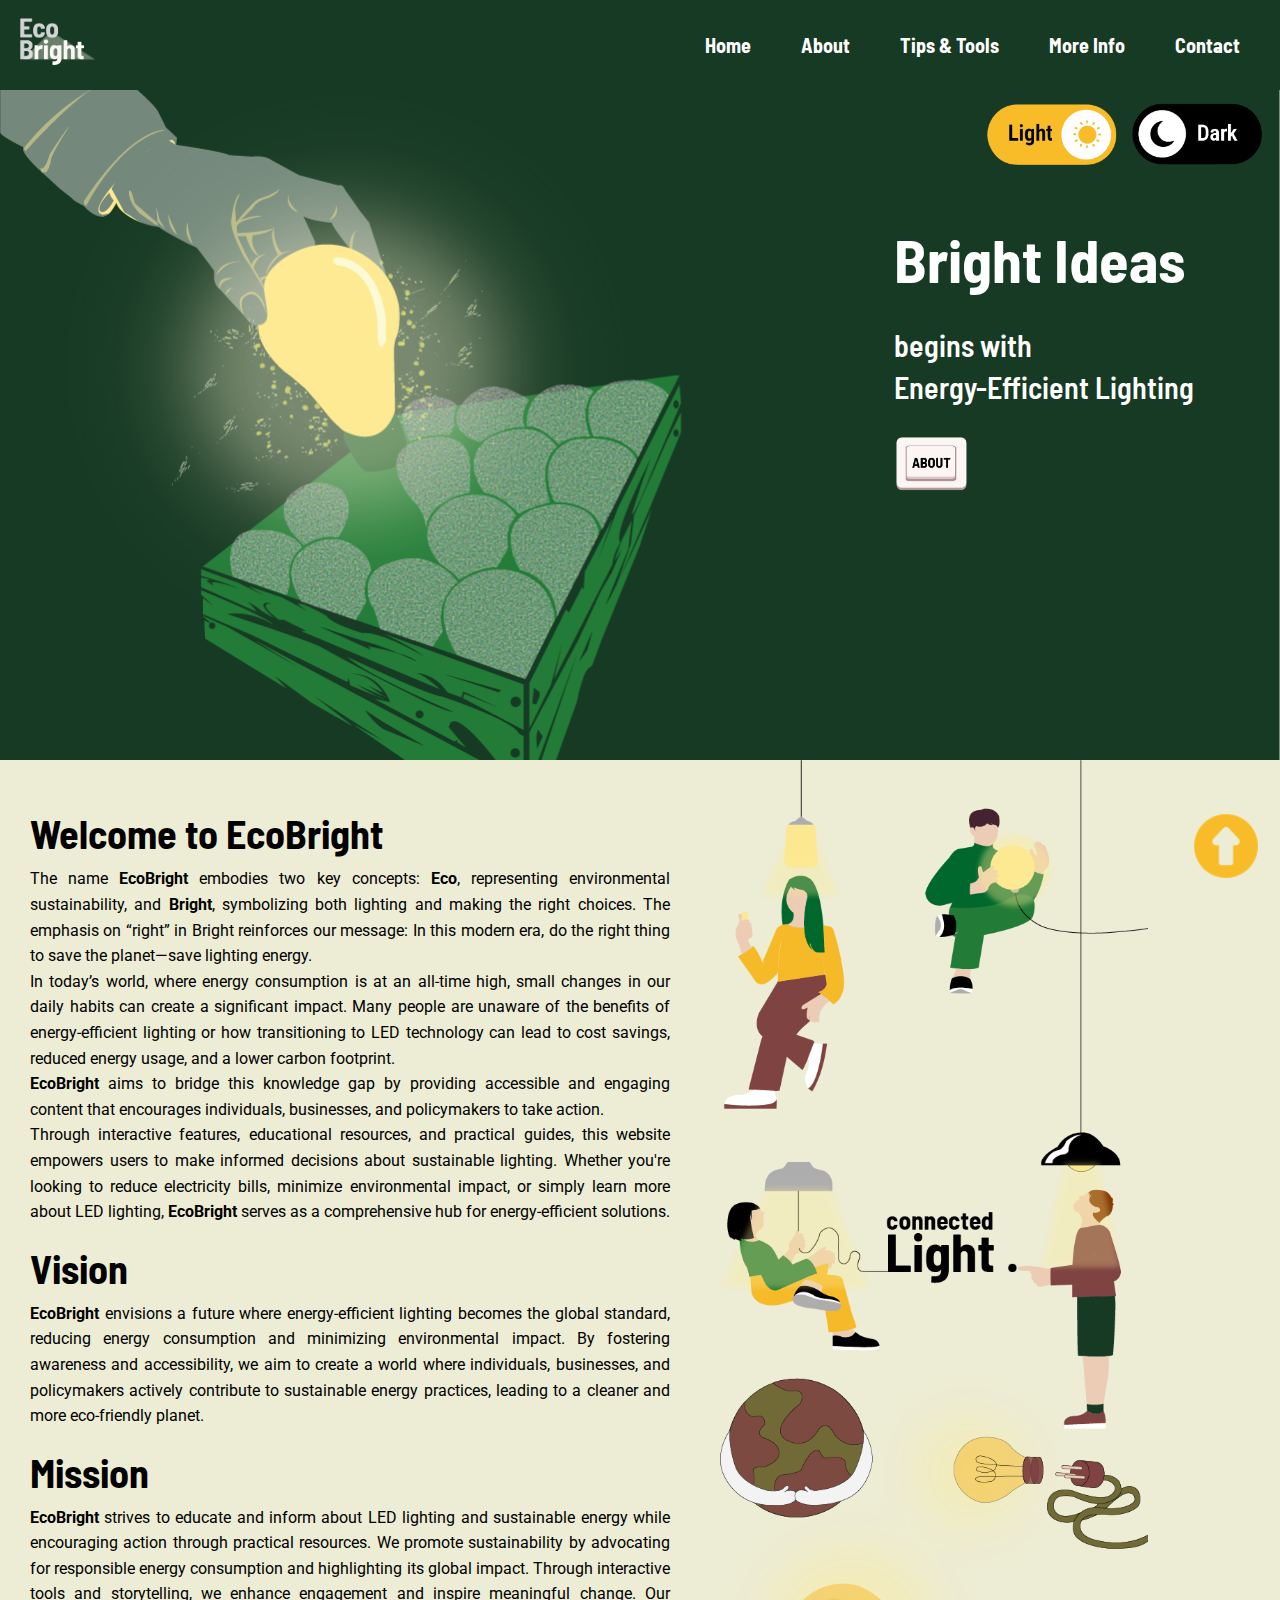
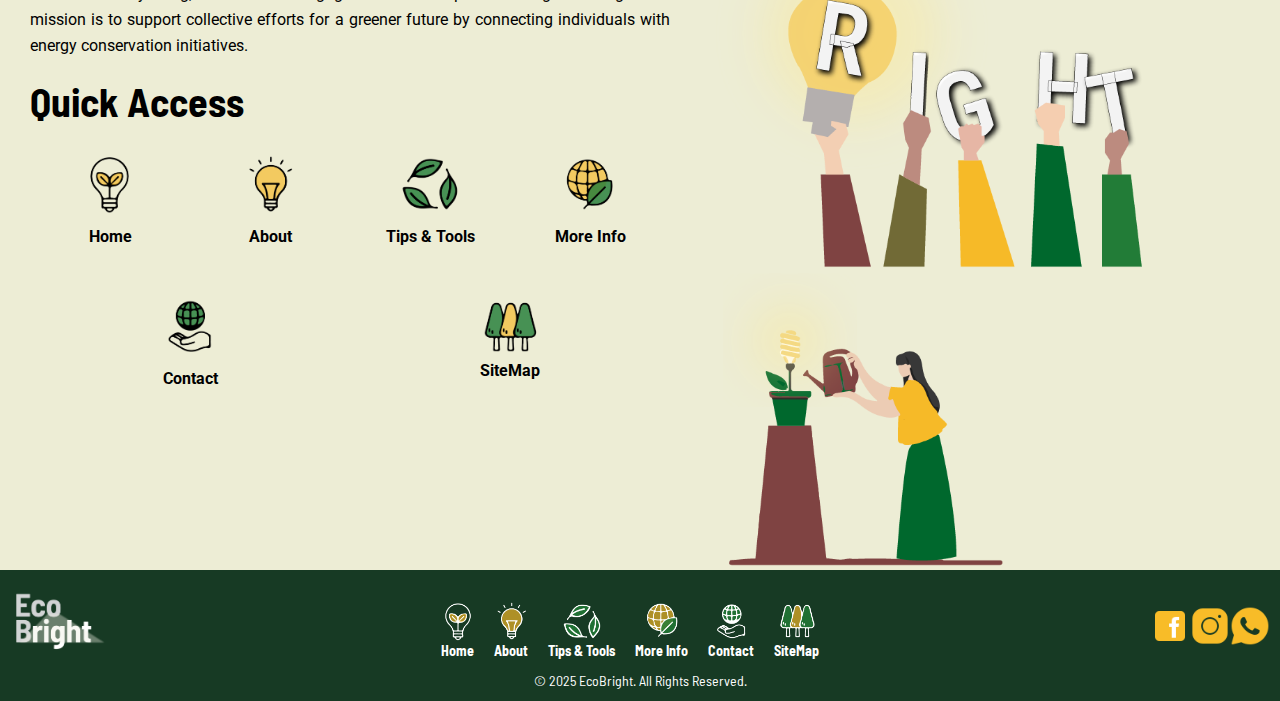
<file: index.html>
<!doctype html>
<html>
<head>
  <meta charset="utf-8">
  <title>index</title>
  <link rel="stylesheet" href="../CHAN ZHI EN 2204589/styles/ExternalCSS.css">
  <link rel="preconnect" href="https://fonts.googleapis.com">
  <link rel="preconnect" href="https://fonts.gstatic.com" crossorigin>
  <link href="https://fonts.googleapis.com/css2?family=Barlow+Semi+Condensed:ital,wght@0,100;0,200;0,300;0,400;0,500;0,600;0,700;0,800;1,100;1,200;1,300;1,400;1,500;1,600;1,700;1,800;1,900&display=swap" rel="stylesheet">
  <link rel="preconnect" href="https://fonts.googleapis.com">
<link rel="preconnect" href="https://fonts.gstatic.com" crossorigin>
<link href="https://fonts.googleapis.com/css2?family=Roboto:ital,wght@0,100..900;1,100..900&display=swap" rel="stylesheet">
</head>
<div class="flex-wrapper">
<nav class="navbar">
    <a href="index.html">
      <img src="images/logo.png" alt="EcoBright Logo">
    </a>
  <ul class="nav-links" id="navLinks">
	  <li><a href="index.html">Home</a></li>
      <li><a href="about.html">About</a></li>
      <li><a href="tips & tools.html">Tips & Tools</a></li>
      <li><a href="more info.html">More Info</a></li>
    <li><a href="contact.html">Contact</a></li>
    </ul>
  </nav>
<body>
<main>
<a href="#top">
        <img src="images/backtotop.png" alt="Back to Top" class="back-to-top">
    </a>
<div class="image-container">
  <img id="displayImage" src="images/index 1.png" alt="EcoBright Banner" class="banner-image">
	<div class="content">
           <h1>Bright Ideas</h1>
		   <pre></pre>
           <p>begins with<br>
			   Energy-Efficient Lighting</p><br>
		<a href="about.html"><img src="images/about button.png" alt="About Button" width="25%"></a>
    </div>
<div class="thumbnail-container">
    <img src="images/light.png" alt="Light Mode" class="thumbnail active" onclick="changeImage('images/index 1.png', this)">
    <img src="images/dark.png" alt="Dark Mode" class="thumbnail" onclick="changeImage('images/index 2.png', this)">
  </div>
	</div>
<div class="indexcontainer">
        <div class="left">
            <div class="indexcontent">
                <h1>Welcome to EcoBright</h1>
				<pre></pre>
                <p>The name <strong>EcoBright</strong> embodies two key concepts: <strong>Eco</strong>, representing environmental sustainability, and <strong>Bright</strong>, symbolizing both lighting and making the right choices. The emphasis on “right” in Bright reinforces our message: In this modern era, do the right thing to save the planet—save lighting energy. <br>
                In today’s world, where energy consumption is at an all-time high, small changes in our daily habits can create a significant impact. Many people are unaware of the benefits of energy-efficient lighting or how transitioning to LED technology can lead to cost savings, reduced energy usage, and a lower carbon footprint. <br>
                <strong>EcoBright</strong> aims to bridge this knowledge gap by providing accessible and engaging content that encourages individuals, businesses, and policymakers to take action.<br>
                Through interactive features, educational resources, and practical guides, this website empowers users to make informed decisions about sustainable lighting. Whether you're looking to reduce electricity bills, minimize environmental impact, or simply learn more about LED lighting, <strong>EcoBright</strong> serves as a comprehensive hub for energy-efficient solutions.</p>
				<pre></pre>
				<h1>Vision</h1>
				<pre></pre>
                <p><strong>EcoBright</strong> envisions a future where energy-efficient lighting becomes the global standard, reducing energy consumption and minimizing environmental impact. By fostering awareness and accessibility, we aim to create a world where individuals, businesses, and policymakers actively contribute to sustainable energy practices, leading to a cleaner and more eco-friendly planet.</p>
				<pre></pre> 
				<h1>Mission</h1>
				<pre></pre>
                <p><strong>EcoBright</strong> strives to educate and inform about LED lighting and sustainable energy while encouraging action through practical resources. We promote sustainability by advocating for responsible energy consumption and highlighting its global impact. Through interactive tools and storytelling, we enhance engagement and inspire meaningful change. Our mission is to support collective efforts for a greener future by connecting individuals  with energy conservation initiatives.</p>
				<pre></pre> 
				<h1>Quick Access</h1>
				<pre></pre>
				<div class="icon-container">
    <div class="icon-item">
		<a href="index.html"><img src="images/indexicon.png" alt="HomeIcon"></a>
        <p>Home</p>
    </div>
    <div class="icon-item">
		<a href="about.html"><img src="images/abouticon.png" alt="AboutIcon"></a>
        <p>About</p>
    </div>
    <div class="icon-item">
		<a href="tips & tools.html"><img src="images/tipsicon.png" alt="TipsIcon"></a>
        <p>Tips & Tools</p>
    </div>
    <div class="icon-item">
		<a href="more info.html"><img src="images/moreinfoicon.png" alt="MoreInfoIcon"></a>
        <p>More Info</p>
    </div>
    <div class="icon-item">
		<a href="contact.html"><img src="images/contacticon.png" alt="ContactIcon"></a>
        <p>Contact</p>
    </div>
    <div class="icon-item">
        <img src="images/sitemapicon.png" alt="SitemapIcon">
        <p>SiteMap</p>
    </div>
</div>
            </div>
        </div>
        <div class="right">
            <img src="images/illustrationindexlongimage.png" alt="Sustainable Lighting">
</div>
    </div>
<script>
    function changeImage(imageSrc, thumbnail) {
        document.getElementById('displayImage').src = imageSrc;
                        
  const thumbnails = document.querySelectorAll('.thumbnail');
  thumbnails.forEach(thumb => {
            thumb.classList.remove('active');
        });
 thumbnail.classList.add('active');
           }
  </script>
</main>
<footer>
    <div class="footer-container">
        <!-- Left Section: Logo (Links to Homepage) -->
        <div class="footer-logo">
            <a href="index.html">
                <img src="images/logo.png" alt="EcoBright Logo">
            </a>
        </div>

        <!-- Middle Section: Icons with Text -->
        <div class="footer-icons">
            <div class="footericon-item">
				<a href="index.html"><img src="images/footerindexicon.png" alt="Home"></a>
                <p>Home</p>
            </div>
            <div class="footericon-item">
				<a href="about.html"><img src="images/footerabouticon.png" alt="About"></a>
                <p>About</p>
            </div>
            <div class="footericon-item">
				<a href="tips & tools.html"><img src="images/footertipsicon.png" alt="Tips & Tools"></a>
                <p>Tips & Tools</p>
            </div>
            <div class="footericon-item">
				<a href="more info.html"><img src="images/footermoreinfoicon.png" alt="More Info"></a>
                <p>More Info</p>
            </div>
            <div class="footericon-item">
				<a href="contact.html"><img src="images/footercontacticon.png" alt="Contact"></a>
                <p>Contact</p>
            </div>
            <div class="footericon-item">
				<a href="index.html"><img src="images/footersitemapicon.png" alt="Sitemap"></a>
                <p>SiteMap</p>
            </div>
        </div>

        <!-- Right Section: Social Media Icons -->
        <div class="footer-social">
            <a href="#"><img src="images/facebook.png" alt="Facebook"></a>
            <a href="#"><img src="images/instagram.png" alt="Instagram"></a>
            <a href="#"><img src="images/whatsapp.png" alt="WhatsApp"></a>
        </div>
    </div>
    <!-- Copyright Text -->
    <div class="footer-bottom">
        <p>&copy; 2025 EcoBright. All Rights Reserved.</p>
    </div>
</footer>
</body>
	</div>
</html>
</file>
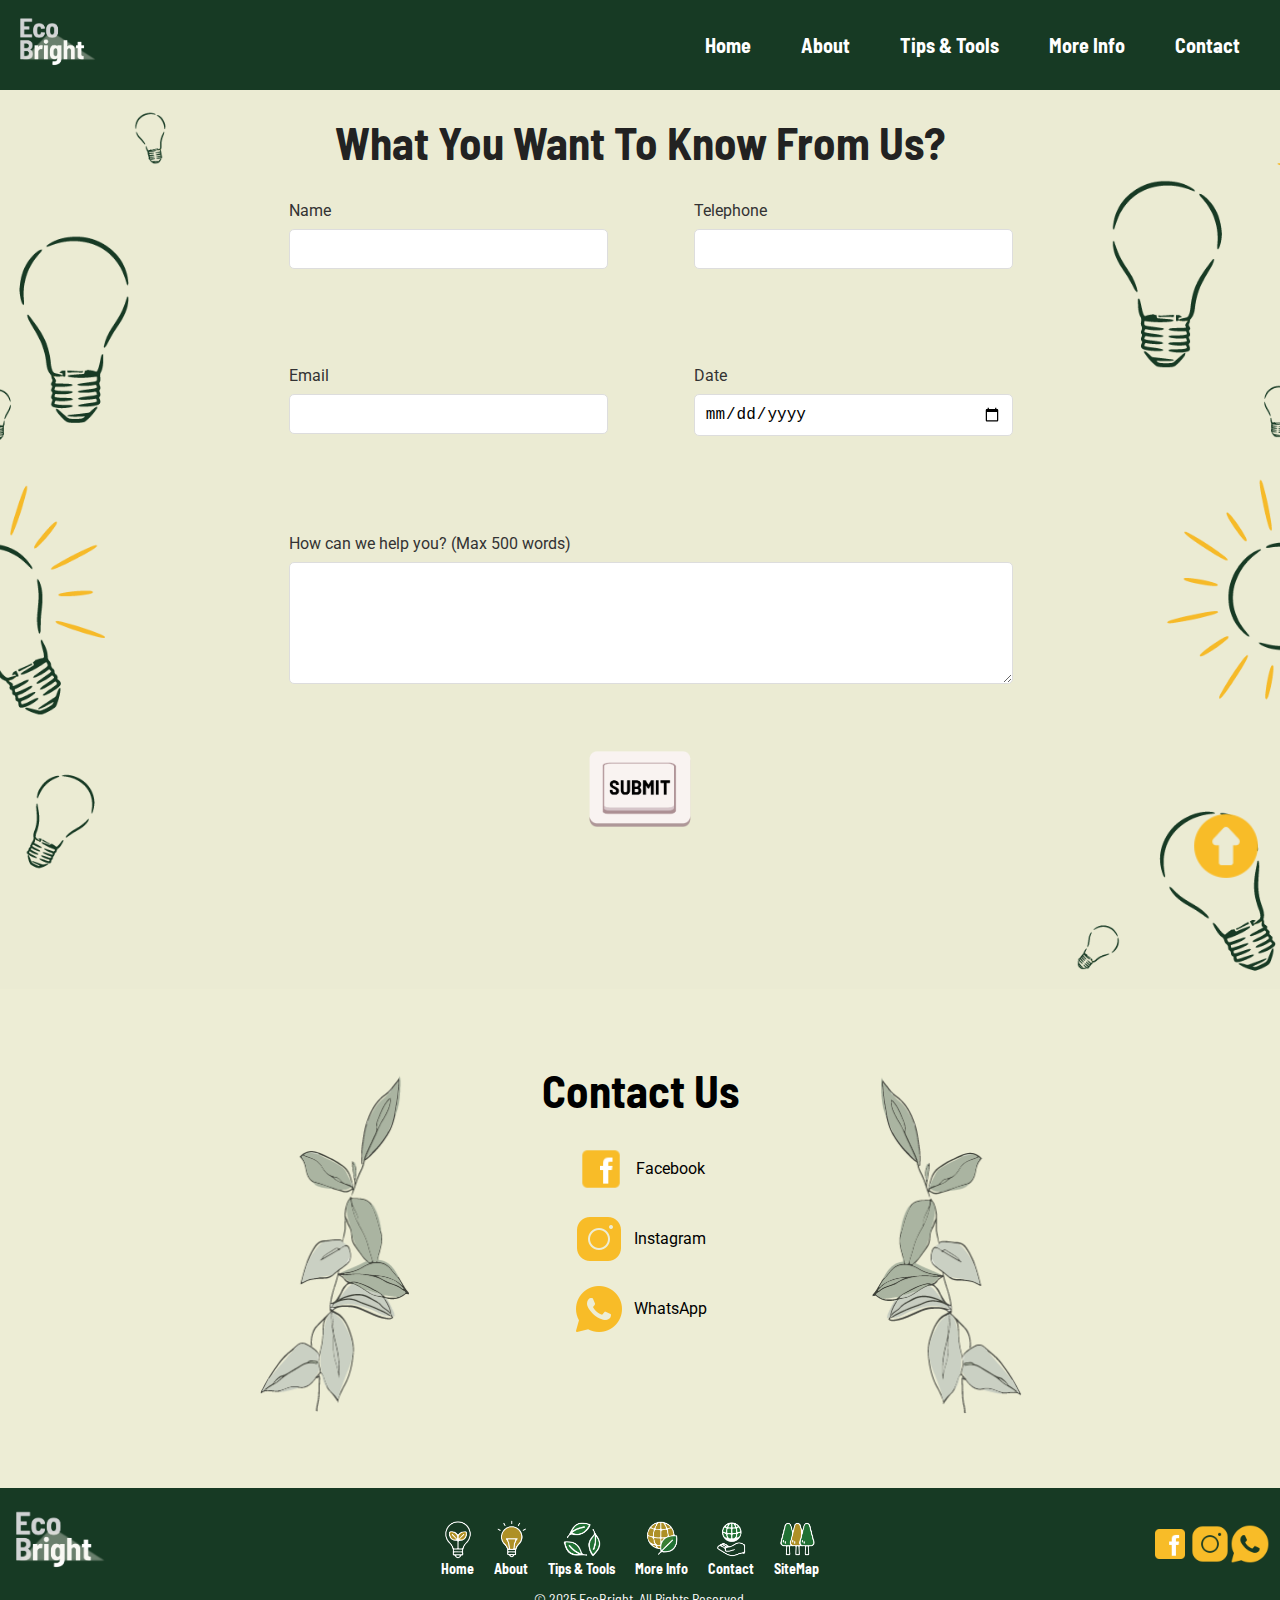
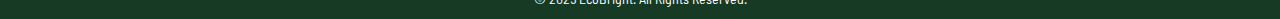
<file: contact.html>
<!doctype html>
<html>
<link rel="stylesheet" href="../CHAN ZHI EN 2204589/styles/ExternalCSS.css">
 <link rel="preconnect" href="https://fonts.googleapis.com">
    <link rel="preconnect" href="https://fonts.gstatic.com" crossorigin>
    <link href="https://fonts.googleapis.com/css2?family=Barlow+Semi+Condensed:ital,wght@0,100;0,200;0,300;0,400;0,500;0,600;0,700;0,800;0,900;1,100;1,200;1,300;1,400;1,500;1,600;1,700;1,800;1,900&family=Roboto:ital,wght@0,100..900;1,100..900&display=swap" rel="stylesheet">
<head>
<meta charset="utf-8">
<title>contact</title>
  <nav class="navbar">
	    <a href="../CHAN ZHI EN 2204589/index.html">
        <img src="images/logo.png" alt="EcoBright Logo"></a>
        <ul class="nav-links" id="navLinks">
			<li><a href="index.html">Home</a></li>
            <li><a href="about.html">About</a></li>
            <li><a href="tips & tools.html">Tips & Tools</a></li>
            <li><a href="more info.html">More Info</a></li>
            <li><a href="contact.html">Contact</a></li>
        </ul>
    </nav>
</head>
<body>
<main>
<a href="#top">
        <img src="images/backtotop.png" alt="Back to Top" class="back-to-top">
    </a>

<div class="contactpage">
  <!-- Background Image (HTML version) -->
  <img src="images/contactpage full.png" class="contact-bg-image" alt="Background">
  
  <div class="contact-container">
    <h1>What You Want To Know From Us?</h1>
    
    <form action="https://formsubmit.co/chanzee1234@gmail.com" method="POST" class="contact-form">
      <input type="hidden" name="_subject" value="New Contact Form Submission">
      
      <div class="form-group">
        <label for="name">Name</label>
        <input type="text" id="name" name="name" pattern="[A-Za-z ]+" title="Only alphabets allowed" required>
      </div>
      
      <div class="form-group">
        <label for="tel">Telephone</label>
        <input type="tel" id="tel" name="tel" pattern="[0-9]+" title="Only numbers allowed" required>
      </div>
      
      <div class="form-group">
        <label for="email">Email</label>
        <input type="email" id="email" name="email" required>
      </div>
      
      <div class="form-group">
        <label for="date">Date</label>
        <input type="date" id="date" name="date" required>
      </div>
      
      <div class="form-group full-width">
        <label for="message">How can we help you? (Max 500 words)</label>
        <textarea id="message" name="message" maxlength="500" required></textarea>
      </div>
      
      <div class="submit-btn">
        <button type="submit">
          <img src="images/Submit button.png" alt="Submit">
        </button>
      </div>
    </form>
  </div>
</div>

<!-- Contact Information (No Border) -->
<div class="contact-info-no-border">
  <h1>Contact Us</h1>
  
  <div class="social-media-wrapper">
    <!-- Left Image (Recommended: 150px width) -->
    <img src="images/left.png" alt="" class="side-image">

    <div class="social-links-center">
      <div class="social-item">
        <a href="#"><img src="images/facebook.png" alt="Facebook"></a>
        <p>Facebook</p>
      </div>
      <div class="social-item">
        <a href="#"><img src="images/instagram.png" alt="Instagram"></a>
        <p>Instagram</p>
      </div>
      <div class="social-item">
        <a href="#"><img src="images/whatsapp.png" alt="WhatsApp"></a>
        <p>WhatsApp</p>
      </div>
    </div>

    <!-- Right Image (Recommended: 150px width) -->
    <img src="images/right.png" alt="" class="side-image">
  </div>
</div>
	
	
<script>
  // Backup enforcement for browsers that ignore inputmode/pattern
  document.getElementById('tel').addEventListener('keypress', function(e) {
    if (isNaN(parseInt(e.key, 10))) e.preventDefault();
  });
</script>
</main>
<footer>
    <div class="footer-container">
        <!-- Left Section: Logo (Links to Homepage) -->
        <div class="footer-logo">
            <a href="index.html">
                <img src="images/logo.png" alt="EcoBright Logo">
            </a>
        </div>

        <!-- Middle Section: Icons with Text -->
        <div class="footer-icons">
            <div class="footericon-item">
				<a href="index.html"><img src="images/footerindexicon.png" alt="Home"></a>
                <p>Home</p>
            </div>
            <div class="footericon-item">
				<a href="about.html"><img src="images/footerabouticon.png" alt="About"></a>
                <p>About</p>
            </div>
            <div class="footericon-item">
				<a href="tips & tools.html"><img src="images/footertipsicon.png" alt="Tips & Tools"></a>
                <p>Tips & Tools</p>
            </div>
            <div class="footericon-item">
				<a href="more info.html"><img src="images/footermoreinfoicon.png" alt="More Info"></a>
                <p>More Info</p>
            </div>
            <div class="footericon-item">
				<a href="contact.html"><img src="images/footercontacticon.png" alt="Contact"></a>
                <p>Contact</p>
            </div>
            <div class="footericon-item">
				<a href="index.html"><img src="images/footersitemapicon.png" alt="Sitemap"></a>
                <p>SiteMap</p>
            </div>
        </div>

        <!-- Right Section: Social Media Icons -->
        <div class="footer-social">
            <a href="#"><img src="images/facebook.png" alt="Facebook"></a>
            <a href="#"><img src="images/instagram.png" alt="Instagram"></a>
            <a href="#"><img src="images/whatsapp.png" alt="WhatsApp"></a>
        </div>
    </div>
    <!-- Copyright Text -->
    <div class="footer-bottom">
        <p>&copy; 2025 EcoBright. All Rights Reserved.</p>
    </div>
</footer>
</body>
</html>
</file>
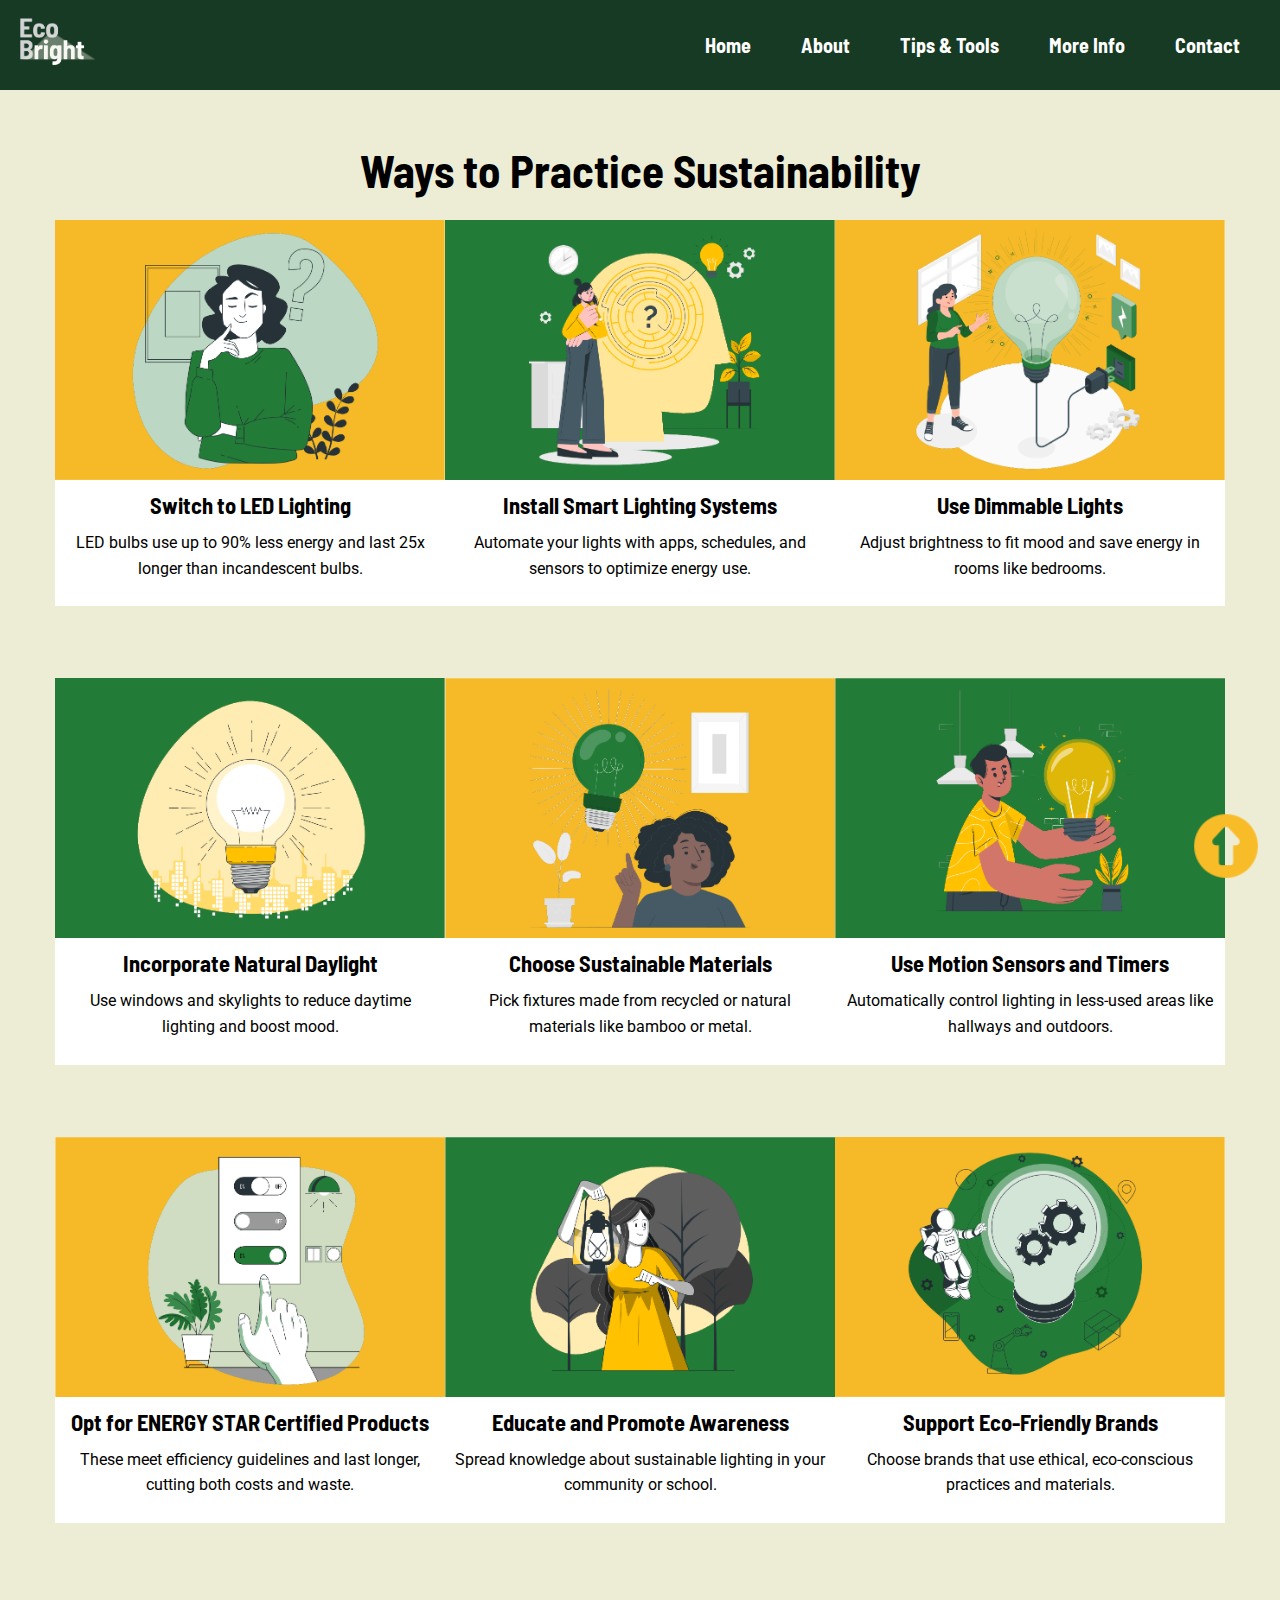
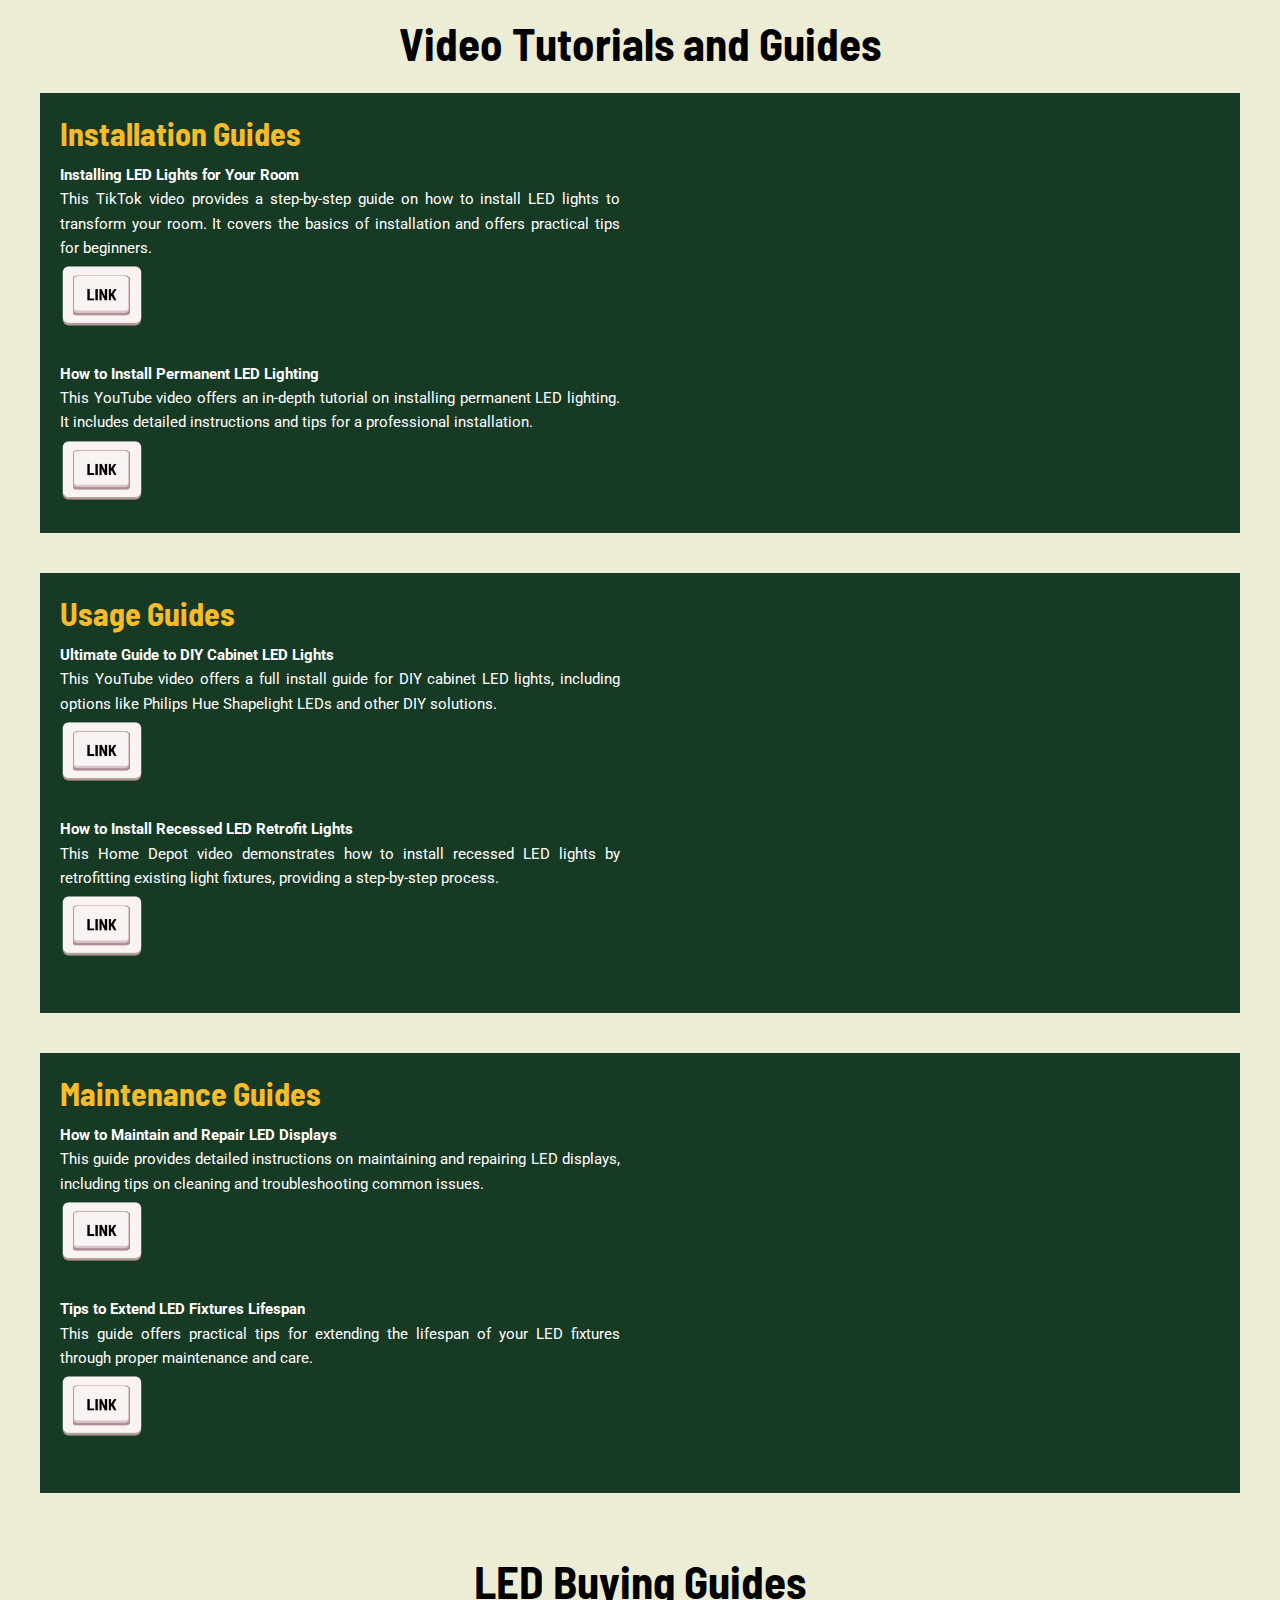
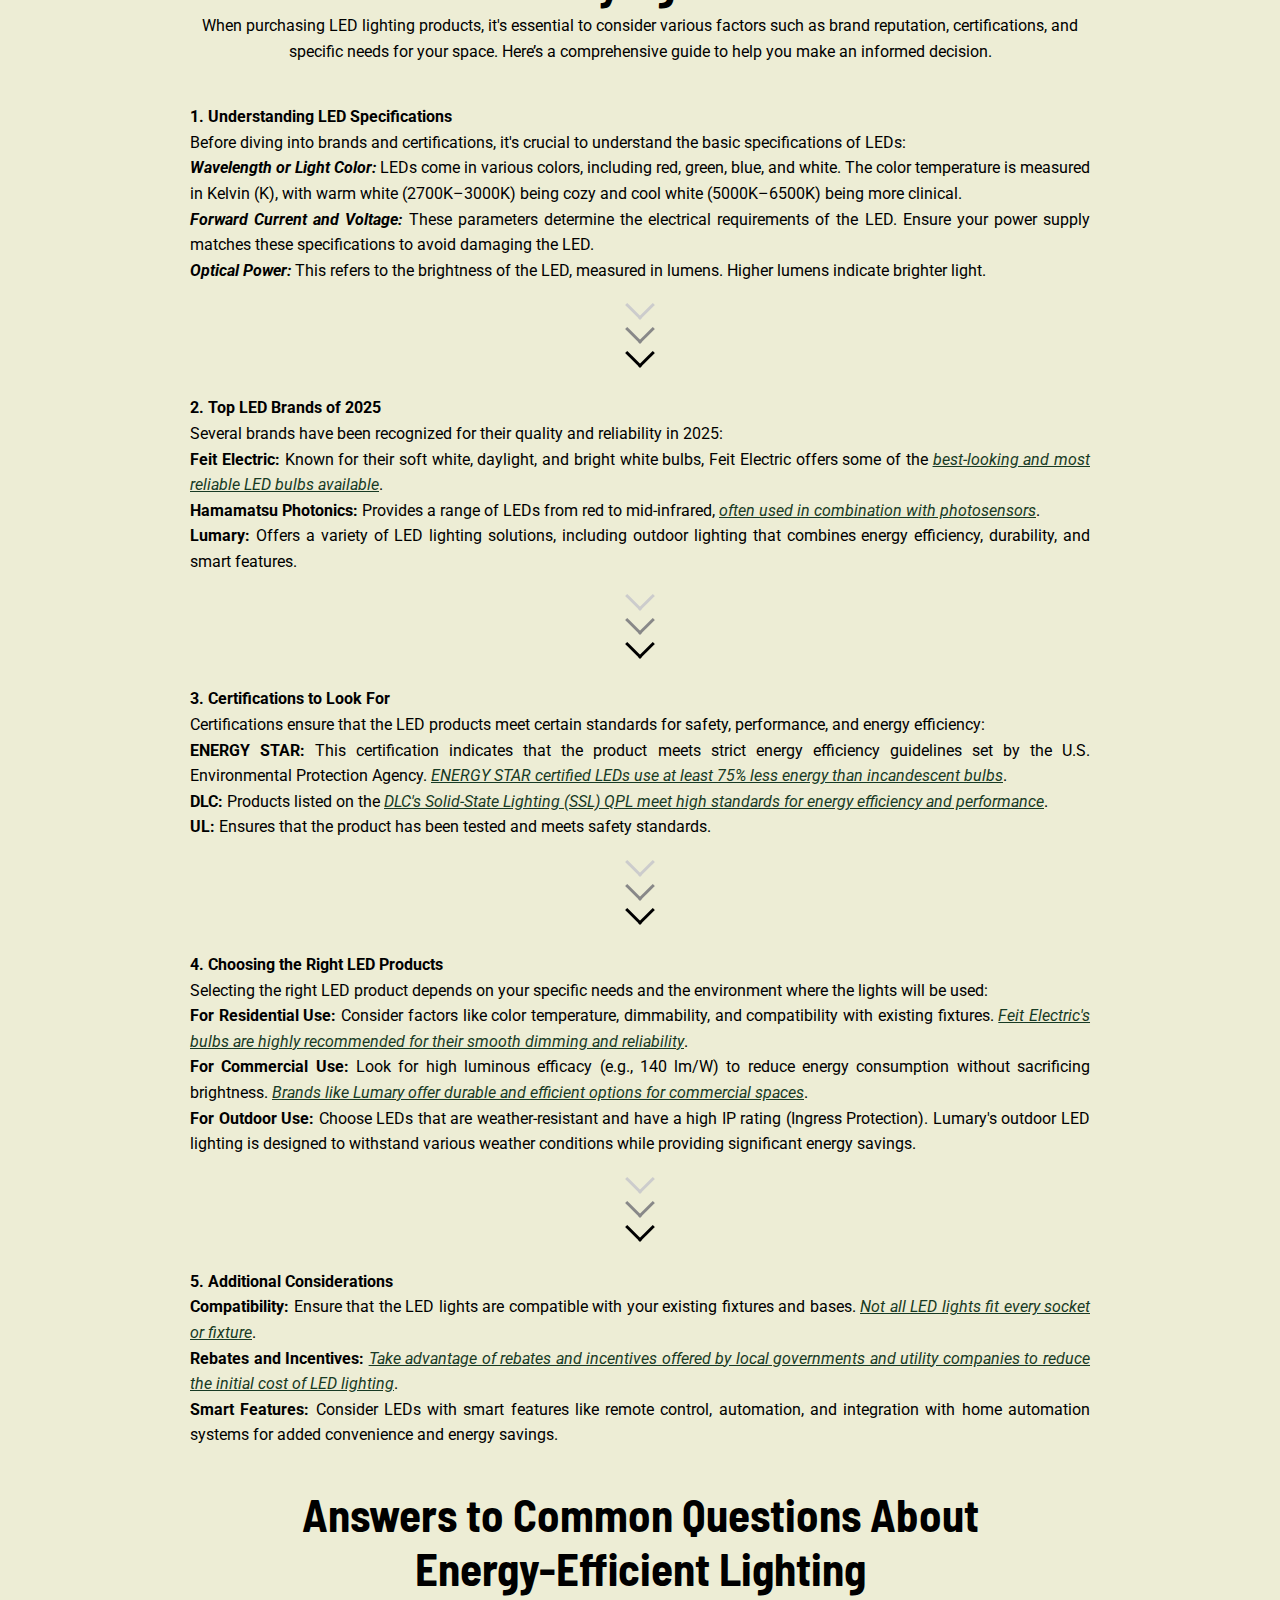
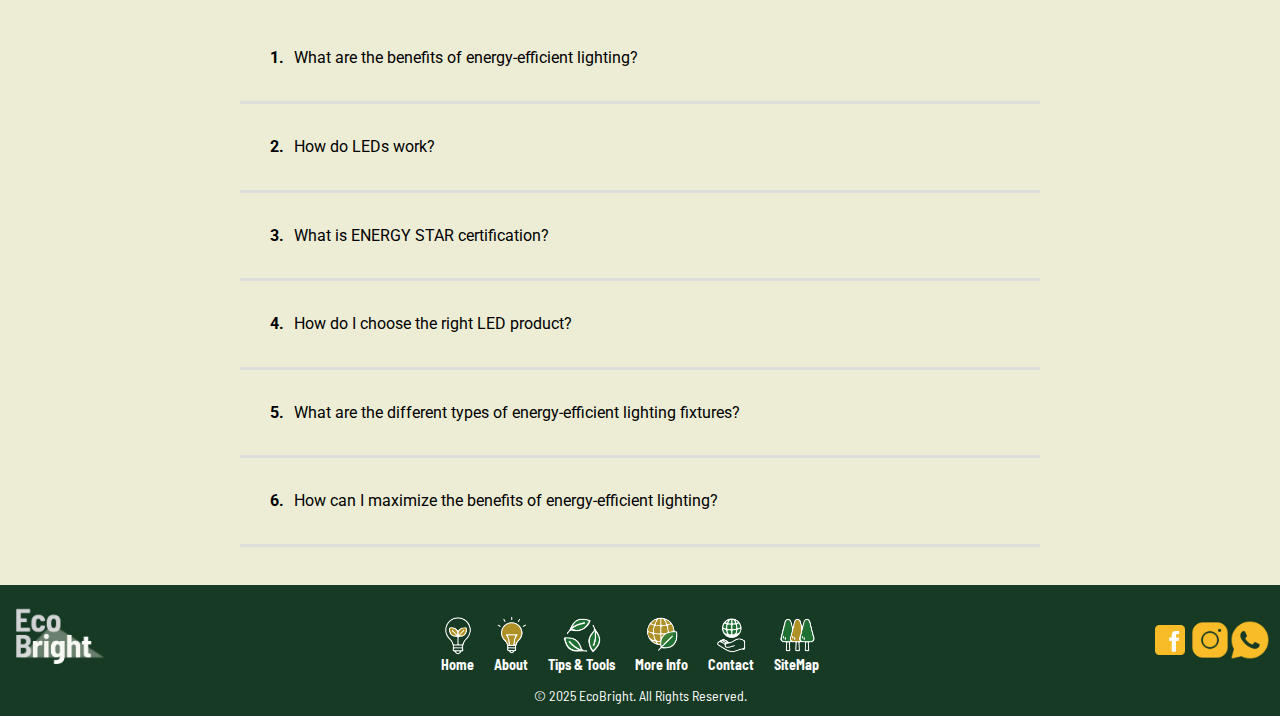
<file: tips & tools.html>
<!doctype html>
<html>
<link rel="stylesheet" href="../CHAN ZHI EN 2204589/styles/ExternalCSS.css">
 <link rel="preconnect" href="https://fonts.googleapis.com">
    <link rel="preconnect" href="https://fonts.gstatic.com" crossorigin>
    <link href="https://fonts.googleapis.com/css2?family=Barlow+Semi+Condensed:ital,wght@0,100;0,200;0,300;0,400;0,500;0,600;0,700;0,800;0,900;1,100;1,200;1,300;1,400;1,500;1,600;1,700;1,800;1,900&family=Roboto:ital,wght@0,100..900;1,100..900&display=swap" rel="stylesheet">
<head>
<meta charset="utf-8">
<title>tips & tools</title>
  <nav class="navbar">
	    <a href="../CHAN ZHI EN 2204589/index.html">
        <img src="images/logo.png" alt="EcoBright Logo"></a>
        <ul class="nav-links" id="navLinks">
			<li><a href="index.html">Home</a></li>
            <li><a href="about.html">About</a></li>
            <li><a href="tips & tools.html">Tips & Tools</a></li>
            <li><a href="more info.html">More Info</a></li>
            <li><a href="contact.html">Contact</a></li>
        </ul>
    </nav>
</head>
<body>
<main>
<a href="#top">
        <img src="images/backtotop.png" alt="Back to Top" class="back-to-top">
    </a>
<div class="ways">
<h1>Ways to Practice Sustainability </h1>
	</div>
<div class="row-ways">
    <div class="column-ways">
      <img src="images/WAYS1.png" alt="Switch to LED Lighting">
      <div class="column-ways-title">Switch to LED Lighting</div>
      <div class="column-ways-text">
        LED bulbs use up to 90% less energy and last 25x longer than incandescent bulbs.
      </div>
    </div>
    <div class="column-ways">
      <img src="images/WAYS2.png" alt="Smart Lighting Systems">
      <div class="column-ways-title">Install Smart Lighting Systems</div>
      <div class="column-ways-text">
        Automate your lights with apps, schedules, and sensors to optimize energy use.
      </div>
    </div>
    <div class="column-ways">
      <img src="images/WAYS3.png" alt="Use Dimmable Lights">
      <div class="column-ways-title">Use Dimmable Lights</div>
      <div class="column-ways-text">
        Adjust brightness to fit mood and save energy in rooms like bedrooms.
      </div>
    </div>
  </div>

  <div class="row-ways">
    <div class="column-ways">
      <img src="images/WAYS4.png" alt="Natural Daylight">
      <div class="column-ways-title">Incorporate Natural Daylight</div>
      <div class="column-ways-text">
        Use windows and skylights to reduce daytime lighting and boost mood.
      </div>
    </div>
    <div class="column-ways">
      <img src="images/WAYS5.png" alt="Sustainable Materials">
      <div class="column-ways-title">Choose Sustainable Materials</div>
      <div class="column-ways-text">
        Pick fixtures made from recycled or natural materials like bamboo or metal.
      </div>
    </div>
    <div class="column-ways">
      <img src="images/WAYS6.png" alt="Motion Sensors">
      <div class="column-ways-title">Use Motion Sensors and Timers</div>
      <div class="column-ways-text">
        Automatically control lighting in less-used areas like hallways and outdoors.
      </div>
    </div>
  </div>

  <div class="row-ways">
    <div class="column-ways">
      <img src="images/WAYS7.png" alt="ENERGY STAR Products">
      <div class="column-ways-title">Opt for ENERGY STAR Certified Products</div>
      <div class="column-ways-text">
        These meet efficiency guidelines and last longer, cutting both costs and waste.
      </div>
    </div>
    <div class="column-ways">
      <img src="images/WAYS8.png" alt="Education and Awareness">
      <div class="column-ways-title">Educate and Promote Awareness</div>
      <div class="column-ways-text">
        Spread knowledge about sustainable lighting in your community or school.
      </div>
    </div>
    <div class="column-ways">
      <img src="images/WAYS9.png" alt="Support Eco-Friendly Brands">
      <div class="column-ways-title">Support Eco-Friendly Brands</div>
      <div class="column-ways-text">
        Choose brands that use ethical, eco-conscious practices and materials.
      </div>
    </div>
  </div>

<div class="tipsguide">
  <h1>Video Tutorials and Guides</h1>
</div>
  <div class="tipsguides-video-section">

    <!-- Installation Guides -->
    <div class="tipsguides-video-block">
      <div class="tipsguides-video-text">
        <h3>Installation Guides</h3>

        <p><strong>Installing LED Lights for Your Room</strong><br>
        This TikTok video provides a step-by-step guide on how to install LED lights to transform your room. It covers the basics of installation and offers practical tips for beginners.<br>
        </p>
<a href="https://www.tiktok.com/@annaschottin/video/7440529798818155822"><img src="images/Link button.png" alt="Link Button" width="15%"></a>
        <p><strong>How to Install Permanent LED Lighting</strong><br>
        This YouTube video offers an in-depth tutorial on installing permanent LED lighting. It includes detailed instructions and tips for a professional installation.<br>
        </p>
<a href="https://www.youtube.com/watch?v=hQQinZ0hBWo"><img src="images/Link button.png" alt="Link Button" width="15%"></a>
      </div>
      <div class="tipsguides-video-embed">
        <iframe src="https://www.youtube.com/embed/6J1NbCegiTo?si=izIs3pjbvPFyhwKh" allowfullscreen></iframe>
      </div>
    </div>

    <!-- Usage Guides -->
    <div class="tipsguides-video-block">
      <div class="tipsguides-video-text">
        <h3>Usage Guides</h3>

        <p><strong>Ultimate Guide to DIY Cabinet LED Lights</strong><br>
        This YouTube video offers a full install guide for DIY cabinet LED lights, including options like Philips Hue Shapelight LEDs and other DIY solutions.<br>
        </p>
<a href="https://www.youtube.com/watch?v=NCQ6g7fcPRs"><img src="images/Link button.png" alt="Link Button" width="15%"></a>
        <p><strong>How to Install Recessed LED Retrofit Lights</strong><br>
        This Home Depot video demonstrates how to install recessed LED lights by retrofitting existing light fixtures, providing a step-by-step process.<br>
        </p>
<a href="https://videos.homedepot.com/detail/videos/lighting/video/2306643104001/how-to-install-recessed-led-retrofit-lights"><img src="images/Link button.png" alt="Link Button" width="15%"></a>
      </div>
      <div class="tipsguides-video-embed">
        <iframe src="https://www.youtube.com/embed/9uLnGzfJWyQ?si=5CkOVAfYS-D_4_u7" allowfullscreen></iframe>
      </div>
    </div>

    <!-- Maintenance Guides -->
    <div class="tipsguides-video-block">
      <div class="tipsguides-video-text">
        <h3>Maintenance Guides</h3>

        <p><strong>How to Maintain and Repair LED Displays</strong><br>
        This guide provides detailed instructions on maintaining and repairing LED displays, including tips on cleaning and troubleshooting common issues.<br>
        </p>
<a href="https://www.sryled.com/news/how-to-maintain-and-repair-led-displays-the-ultimate-maintenance-guide/"><img src="images/Link button.png" alt="Link Button" width="15%"></a>
        <p><strong>Tips to Extend LED Fixtures Lifespan</strong><br>
        This guide offers practical tips for extending the lifespan of your LED fixtures through proper maintenance and care.<br>
        </p>
<a href="https://www.ledlightexpert.com/led-lighting-maintenance?srsltid=AfmBOor11yUFUwxqFA6XecqsNTQtvFFfWgY0w6sg779J1SUO7SHs8LYz"><img src="images/Link button.png" alt="Link Button" width="15%"></a>
      </div>
      <div class="tipsguides-video-embed">
        <iframe src="https://www.youtube.com/embed/JAvNuw-fZ8E?si=A0kRHSry4moNJIT1" allowfullscreen></iframe>
      </div>
    </div>
  </div>

<section class="led-guides-section">
  <h1 class="led-guides-title">LED Buying Guides</h1>
  <p class="led-guides-intro">
    When purchasing LED lighting products, it's essential to consider various factors such as brand reputation, certifications, and specific needs for your space. Here’s a comprehensive guide to help you make an informed decision.
  </p>

  <div class="led-guide-step">
  <div class="text-and-arrow">
    <p><strong>1. Understanding LED Specifications</strong><br>
    Before diving into brands and certifications, it's crucial to understand the basic specifications of LEDs:<br>
		<em><strong>Wavelength or Light Color:</strong></em> LEDs come in various colors, including red, green, blue, and white. The color temperature is measured in Kelvin (K), with warm white (2700K–3000K) being cozy and cool white (5000K–6500K) being more clinical.<br>
		<em><strong>Forward Current and Voltage:</strong></em> These parameters determine the electrical requirements of the LED. Ensure your power supply matches these specifications to avoid damaging the LED.<br>
		<em><strong>Optical Power:</strong></em> This refers to the brightness of the LED, measured in lumens. Higher lumens indicate brighter light.
    </p>
<div class="stacked-arrow">
      <div class="chevron chevron1"></div>
      <div class="chevron chevron2"></div>
      <div class="chevron chevron3"></div>
    </div>
  </div>
</div>

  <div class="led-guide-step">
   <div class="text-and-arrow">
    <p><strong>2. Top LED Brands of 2025</strong><br>
    Several brands have been recognized for their quality and reliability in 2025:<br>
    <strong>Feit Electric:</strong> Known for their soft white, daylight, and bright white bulbs, Feit Electric offers some of the <a href="https://www.nytimes.com/wirecutter/reviews/best-led-lightbulb/" class="led-link">best-looking and most reliable LED bulbs available</a>.<br>
    <strong>Hamamatsu Photonics:</strong> Provides a range of LEDs from red to mid-infrared, <a href="https://www.hamamatsu.com/content/dam/hamamatsu-photonics/sites/documents/99_SALES_LIBRARY/ssd/led_kled0002e.pdf" class="led-link">often used in combination with photosensors</a>.<br>
    <strong>Lumary:</strong> Offers a variety of LED lighting solutions, including outdoor lighting that combines energy efficiency, durability, and smart features.
    </p>
<div class="stacked-arrow">
      <div class="chevron chevron1"></div>
      <div class="chevron chevron2"></div>
      <div class="chevron chevron3"></div>
    </div>
  </div>
</div>

  <div class="led-guide-step">
   <div class="text-and-arrow">
    <p><strong>3. Certifications to Look For</strong><br>
    Certifications ensure that the LED products meet certain standards for safety, performance, and energy efficiency:<br>
    <strong>ENERGY STAR:</strong> This certification indicates that the product meets strict energy efficiency guidelines set by the U.S. Environmental Protection Agency. <a href="https://blog.lightingandsupplies.com/why-upgrade-to-led-lighting-the-2025-guide/" class="led-link">ENERGY STAR certified LEDs use at least 75% less energy than incandescent bulbs</a>.<br>
    <strong>DLC:</strong> Products listed on the <a href="https://www.lightnowblog.com/2025/02/2025-led-market-growth-areas/" class="led-link">DLC's Solid-State Lighting (SSL) QPL meet high standards for energy efficiency and performance</a>.<br>
    <strong>UL:</strong> Ensures that the product has been tested and meets safety standards.
    </p>
 <div class="stacked-arrow">
      <div class="chevron chevron1"></div>
      <div class="chevron chevron2"></div>
      <div class="chevron chevron3"></div>
    </div>
  </div>
</div>

  <div class="led-guide-step">
  <div class="text-and-arrow">
    <p><strong>4. Choosing the Right LED Products</strong><br>
    Selecting the right LED product depends on your specific needs and the environment where the lights will be used:<br>
    <strong>For Residential Use:</strong> Consider factors like color temperature, dimmability, and compatibility with existing fixtures. <a href="https://www.nytimes.com/wirecutter/reviews/best-led-lightbulb/" class="led-link">Feit Electric's bulbs are highly recommended for their smooth dimming and reliability</a>.<br>
    <strong>For Commercial Use:</strong> Look for high luminous efficacy (e.g., 140 lm/W) to reduce energy consumption without sacrificing brightness. <a href="https://www.lumarysmart.com/blogs/news-and-blogs/outside-led-lighting-2025-guide" class="led-link">Brands like Lumary offer durable and efficient options for commercial spaces</a>.<br>
    <strong>For Outdoor Use:</strong> Choose LEDs that are weather-resistant and have a high IP rating (Ingress Protection). Lumary's outdoor LED lighting is designed to withstand various weather conditions while providing significant energy savings.
    </p>
<div class="stacked-arrow">
      <div class="chevron chevron1"></div>
      <div class="chevron chevron2"></div>
      <div class="chevron chevron3"></div>
    </div>
  </div>
</div>

  <div class="led-guide-step">
  <div class="text-and-arrow">
    <p><strong>5. Additional Considerations</strong><br>
    <strong>Compatibility:</strong> Ensure that the LED lights are compatible with your existing fixtures and bases. <a href="https://www.lumarysmart.com/blogs/news-and-blogs/led-lights-best-guide-2025" class="led-link">Not all LED lights fit every socket or fixture</a>.<br>
    <strong>Rebates and Incentives:</strong> <a href="https://safetysourcellc.com/blog/2025-led-lighting-rebates-what-to-expect-and-how-they-compare-to-2024-incentives/?srsltid=AfmBOoorxk9_8lgP2UtEQ5eKaVta_DOqcf3fqRuKnbhDNDwlJcIoPLBg" class="led-link">Take advantage of rebates and incentives offered by local governments and utility companies to reduce the initial cost of LED lighting</a>.<br>
    <strong>Smart Features:</strong> Consider LEDs with smart features like remote control, automation, and integration with home automation systems for added convenience and energy savings.
    </p>
  </div>
</div>
</section>

  <section class="faq-section">
    <h1>Answers to Common Questions About Energy-Efficient Lighting</h1>

    <div class="faq-item">
      <div class="faq-question" onclick="toggleAnswer(0)">
        <span class="number">1.</span> What are the benefits of energy-efficient lighting?
      </div>
      <div class="faq-answer">
        <p><strong>Reduced Energy Consumption:</strong> LEDs use up to 90% less energy than traditional incandescent bulbs, significantly lowering electricity bills.</p>
        <p><strong>Longer Lifespan:</strong> LED bulbs last up to 25 times longer than incandescent bulbs, reducing the frequency of replacements and maintenance costs.</p>
        <p><strong>Environmental Impact:</strong> Lower energy consumption means reduced greenhouse gas emissions, contributing to environmental sustainability.</p>
        <p><strong>Cost Savings:</strong> Immediate savings on electricity bills and long-term savings on maintenance and replacement costs.</p>
        <p><strong>Improved Safety:</strong> LEDs produce very little heat compared to incandescent bulbs, reducing the risk of burns and fire hazards.</p>
      </div>
    </div>

    <div class="faq-item">
      <div class="faq-question" onclick="toggleAnswer(1)">
        <span class="number">2.</span> How do LEDs work?
      </div>
      <div class="faq-answer">
        <p>LEDs (Light Emitting Diodes) work by passing an electric current through a semiconductor material, which then emits light. Unlike incandescent bulbs that produce light by heating a filament, LEDs convert electrical energy directly into light, making them highly efficient.</p>
      </div>
    </div>

    <div class="faq-item">
      <div class="faq-question" onclick="toggleAnswer(2)">
        <span class="number">3.</span> What is ENERGY STAR certification?
      </div>
      <div class="faq-answer">
        <p>ENERGY STAR certification is awarded to products that meet strict energy efficiency guidelines set by the U.S. Environmental Protection Agency. ENERGY STAR-certified light fixtures use at least 90% less energy than traditional models using incandescent light bulbs.</p>
      </div>
    </div>

    <div class="faq-item">
      <div class="faq-question" onclick="toggleAnswer(3)">
        <span class="number">4.</span> How do I choose the right LED product?
      </div>
      <div class="faq-answer">
        <p><strong>Lumens:</strong> Measure of brightness. Higher lumens indicate brighter light.</p>
        <p><strong>Color Temperature:</strong> Measured in Kelvin (K). Warm white (2700K-3000K) is cozy, while cool white (5000K-6500K) is more clinical.</p>
        <p><strong>Dimmability:</strong> Ensure the LED is compatible with dimmer switches if you need adjustable brightness.</p>
		<p><strong>Certifications:</strong> Look for ENERGY STAR and DLC (DesignLights Consortium) certifications to ensure high energy efficiency and performance.</p>
        <p><strong>Compatibility:</strong> Ensure the LED fits your existing fixtures and bases.</p>
      </div>
    </div>

    <div class="faq-item">
      <div class="faq-question" onclick="toggleAnswer(4)">
        <span class="number">5.</span> What are the different types of energy-efficient lighting fixtures?
      </div>
      <div class="faq-answer">
        <p><strong>Flood Lights:</strong> Used for broad illumination over large areas.</p>
        <p><strong>Pendant Lights:</strong> Hanging lights often used over dining tables or kitchen islands.</p>
        <p><strong>Chandeliers:</strong> Decorative hanging lights with multiple arms and bulbs.</p>
		<p><strong>Wall Sconces:</strong> Mounted on walls for ambient or task lighting.</p>
        <p><strong>Flush Mount Lights:</strong> Mounted directly to the ceiling, providing general illumination.</p>
		<p><strong>Under Cabinet Lighting:</strong> Installed under cabinets for task lighting in kitchens and workspaces.</p>
		<p><strong>Wall Sconces:</strong> Mounted on walls for ambient or task lighting.</p>
        <p><strong>Recessed Lighting:</strong> Installed into the ceiling for a clean, modern look.</p>
      </div>
    </div>

    <div class="faq-item">
      <div class="faq-question" onclick="toggleAnswer(5)">
        <span class="number">6.</span> How can I maximize the benefits of energy-efficient lighting?
      </div>
      <div class="faq-answer">
        <p><strong>Use Timers and Dimmers:</strong> Automatically turn lights off when not in use and adjust brightness as needed.</p>
		<p><strong>Optimize Natural Light:</strong> Use natural daylight as much as possible to reduce the need for artificial lighting during the day.</p>
		<p><strong>Regular Maintenance:</strong> Keep your lighting systems well-maintained to ensure they operate efficiently and last longer.</p>
      </div>
    </div>
  </section>

  <script>
    function toggleAnswer(index) {
      const answers = document.querySelectorAll('.faq-answer');
      answers.forEach((answer, i) => {
        answer.style.display = (i === index && answer.style.display !== 'block') ? 'block' : 'none';
      });
    }
  </script>

</main>
<footer>
    <div class="footer-container">
        <!-- Left Section: Logo (Links to Homepage) -->
        <div class="footer-logo">
            <a href="index.html">
                <img src="images/logo.png" alt="EcoBright Logo">
            </a>
        </div>

        <!-- Middle Section: Icons with Text -->
        <div class="footer-icons">
            <div class="footericon-item">
				<a href="index.html"><img src="images/footerindexicon.png" alt="Home"></a>
                <p>Home</p>
            </div>
            <div class="footericon-item">
				<a href="about.html"><img src="images/footerabouticon.png" alt="About"></a>
                <p>About</p>
            </div>
            <div class="footericon-item">
				<a href="tips & tools.html"><img src="images/footertipsicon.png" alt="Tips & Tools"></a>
                <p>Tips & Tools</p>
            </div>
            <div class="footericon-item">
				<a href="more info.html"><img src="images/footermoreinfoicon.png" alt="More Info"></a>
                <p>More Info</p>
            </div>
            <div class="footericon-item">
				<a href="contact.html"><img src="images/footercontacticon.png" alt="Contact"></a>
                <p>Contact</p>
            </div>
            <div class="footericon-item">
				<a href="index.html"><img src="images/footersitemapicon.png" alt="Sitemap"></a>
                <p>SiteMap</p>
            </div>
        </div>

        <!-- Right Section: Social Media Icons -->
        <div class="footer-social">
            <a href="#"><img src="images/facebook.png" alt="Facebook"></a>
            <a href="#"><img src="images/instagram.png" alt="Instagram"></a>
            <a href="#"><img src="images/whatsapp.png" alt="WhatsApp"></a>
        </div>
    </div>
    <!-- Copyright Text -->
    <div class="footer-bottom">
        <p>&copy; 2025 EcoBright. All Rights Reserved.</p>
    </div>
</footer>	
</body>
</html>
</file>
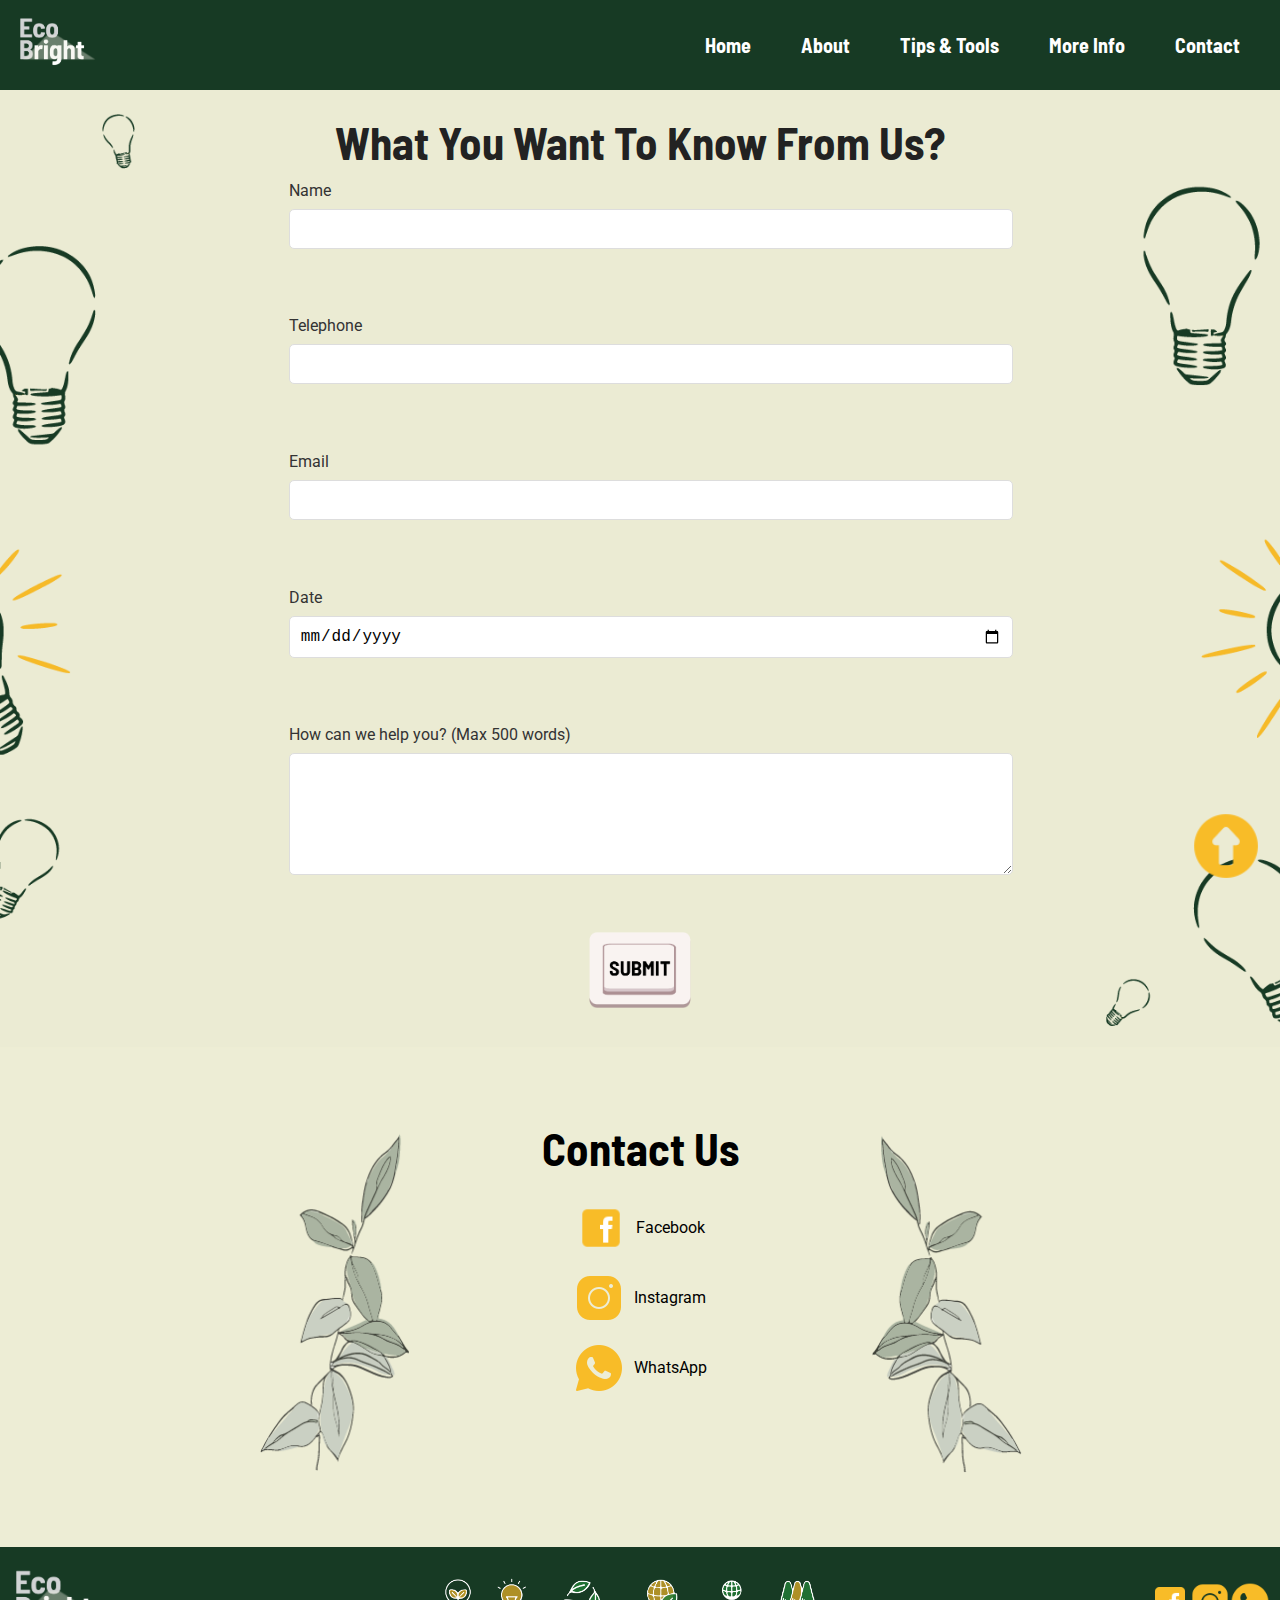
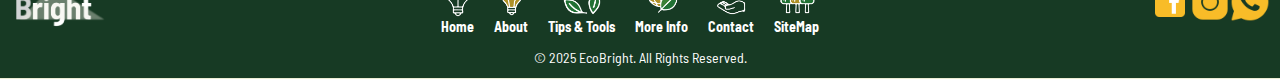
<file: CHAN ZHI EN 2204589/contact.html>
<!doctype html>
<html>
<link rel="stylesheet" href="../CHAN ZHI EN 2204589/styles/ExternalCSS.css">
 <link rel="preconnect" href="https://fonts.googleapis.com">
    <link rel="preconnect" href="https://fonts.gstatic.com" crossorigin>
    <link href="https://fonts.googleapis.com/css2?family=Barlow+Semi+Condensed:ital,wght@0,100;0,200;0,300;0,400;0,500;0,600;0,700;0,800;0,900;1,100;1,200;1,300;1,400;1,500;1,600;1,700;1,800;1,900&family=Roboto:ital,wght@0,100..900;1,100..900&display=swap" rel="stylesheet">
<head>
<meta charset="utf-8">
<title>contact</title>
  <nav class="navbar">
	    <a href="../CHAN ZHI EN 2204589/index.html">
        <img src="images/logo.png" alt="EcoBright Logo"></a>
        <ul class="nav-links" id="navLinks">
			<li><a href="index.html">Home</a></li>
            <li><a href="about.html">About</a></li>
            <li><a href="tips & tools.html">Tips & Tools</a></li>
            <li><a href="more info.html">More Info</a></li>
            <li><a href="contact.html">Contact</a></li>
        </ul>
    </nav>
</head>
<body>
<main>
<a href="#top">
        <img src="images/backtotop.png" alt="Back to Top" class="back-to-top">
    </a>

<div class="contactpage">
  <!-- Background Image (HTML version) -->
  <img src="images/contactpage full.png" class="contact-bg-image" alt="Background">
  
  <div class="contact-container">
    <h1>What You Want To Know From Us?</h1>
    
    <form action="https://formspree.io/f/mdkgdjzg" method="POST">
      
      <div class="form-group">
        <label for="name">Name</label>
        <input type="text" id="name" name="name" pattern="[A-Za-z ]+" title="Only alphabets allowed" required>
      </div>
      
      <div class="form-group">
        <label for="tel">Telephone</label>
        <input type="tel" id="tel" name="tel" pattern="[0-9]+" title="Only numbers allowed" required>
      </div>
      
      <div class="form-group">
        <label for="email">Email</label>
        <input type="email" id="email" name="email" required>
      </div>
      
      <div class="form-group">
        <label for="date">Date</label>
        <input type="date" id="date" name="date" required>
      </div>
      
      <div class="form-group full-width">
        <label for="message">How can we help you? (Max 500 words)</label>
        <textarea id="message" name="message" maxlength="500" required></textarea>
      </div>
      
		<input type="hidden" name="_language" value="en"> <!-- English notifications -->
  <input type="hidden" name="_replyto" value="email"> <!-- Auto-reply to user -->
		
      <div class="submit-btn">
        <button type="submit">
          <img src="images/Submit button.png" alt="Submit">
        </button>
      </div>
    </form>
  </div>
</div>

<!-- Contact Information (No Border) -->
<div class="contact-info-no-border">
  <h1>Contact Us</h1>
  
  <div class="social-media-wrapper">
    <!-- Left Image (Recommended: 150px width) -->
    <img src="images/left.png" alt="" class="side-image">

    <div class="social-links-center">
      <div class="social-item">
        <a href="#"><img src="images/facebook.png" alt="Facebook"></a>
        <p>Facebook</p>
      </div>
      <div class="social-item">
        <a href="#"><img src="images/instagram.png" alt="Instagram"></a>
        <p>Instagram</p>
      </div>
      <div class="social-item">
        <a href="#"><img src="images/whatsapp.png" alt="WhatsApp"></a>
        <p>WhatsApp</p>
      </div>
    </div>

    <!-- Right Image (Recommended: 150px width) -->
    <img src="images/right.png" alt="" class="side-image">
  </div>
</div>
	
	
<script>
  // Backup enforcement for browsers that ignore inputmode/pattern
  document.getElementById('tel').addEventListener('keypress', function(e) {
    if (isNaN(parseInt(e.key, 10))) e.preventDefault();
  });
</script>
</main>
<footer>
    <div class="footer-container">
        <!-- Left Section: Logo (Links to Homepage) -->
        <div class="footer-logo">
            <a href="index.html">
                <img src="images/logo.png" alt="EcoBright Logo">
            </a>
        </div>

        <!-- Middle Section: Icons with Text -->
        <div class="footer-icons">
            <div class="footericon-item">
				<a href="index.html"><img src="images/footerindexicon.png" alt="Home"></a>
                <p>Home</p>
            </div>
            <div class="footericon-item">
				<a href="about.html"><img src="images/footerabouticon.png" alt="About"></a>
                <p>About</p>
            </div>
            <div class="footericon-item">
				<a href="tips & tools.html"><img src="images/footertipsicon.png" alt="Tips & Tools"></a>
                <p>Tips & Tools</p>
            </div>
            <div class="footericon-item">
				<a href="more info.html"><img src="images/footermoreinfoicon.png" alt="More Info"></a>
                <p>More Info</p>
            </div>
            <div class="footericon-item">
				<a href="contact.html"><img src="images/footercontacticon.png" alt="Contact"></a>
                <p>Contact</p>
            </div>
            <div class="footericon-item">
				<a href="index.html"><img src="images/footersitemapicon.png" alt="Sitemap"></a>
                <p>SiteMap</p>
            </div>
        </div>

        <!-- Right Section: Social Media Icons -->
        <div class="footer-social">
            <a href="#"><img src="images/facebook.png" alt="Facebook"></a>
            <a href="#"><img src="images/instagram.png" alt="Instagram"></a>
            <a href="#"><img src="images/whatsapp.png" alt="WhatsApp"></a>
        </div>
    </div>
    <!-- Copyright Text -->
    <div class="footer-bottom">
        <p>&copy; 2025 EcoBright. All Rights Reserved.</p>
    </div>
</footer>
</body>
</html>
</file>
<file: CHAN ZHI EN 2204589/styles/ExternalCSS.css>
@charset "utf-8";
* {
margin: 0;
padding: 0;
cursor: url('../images/cursor.png'), auto;
}

body {
cursor: url('../images/cursor.png'), auto;
overflow-x: hidden;
overflow-y: auto;
margin: 0;
padding: 0;
display: block;
line-height: 0;
background-color: #EDEDD5;
flex: 1;
min-height: 100vh;
padding-bottom: 50px;
height: 100%;
max-width: 100%;
position: relative; /* Allows absolute positioning of footer */
margin-bottom: 50px; /* Adjust as needed */
}

.back-to-top {
            position: fixed;
	        z-index: 9999;
            bottom: 20px;
            right: 20px;
            width: 68px;
            height: 68px;
            cursor: url('../images/cursor.png'), auto;
            transition: transform 0.3s;
        }

        .back-to-top:hover {
            transform: scale(1.1);
        }

.navbar {
display: flex;
justify-content: space-between;
align-items: center;
background: #173A24;
padding: 15px;
position: sticky;
top: 0;
max-width: 100%;
z-index: 1000;
line-height: normal;
margin-bottom: 0;
}

.navbar img {
height: 60px;
display: block;
cursor: url('../images/cursor.png'), auto;
margin-bottom: 0;
}

.nav-container {
display: flex;
justify-content: flex-end;
flex-grow: 1;
margin-bottom: 0;
}

.nav-links {
list-style: none;
display: flex;
flex-direction: row; 
background: none; 
position: static; 
width: auto; 
border-radius: 0; 
padding: 0;
line-height: normal;
margin-bottom: 0;
}

.nav-links li {
    margin: 0 25px; 
}

.nav-links a {
color: white;
text-decoration: none;
font-size: 20px;
font-family: 'Barlow Semi Condensed', sans-serif;
transition: 0.5s;
font-weight: 700;
cursor: url('../images/cursor.png'), auto;
}

.nav-links a:hover {
color: #F8BC28;
}

.image-container {
    position: relative;
    max-width: 100%;
    display: flex;
    align-items: center;
	text-align: left;
    justify-content: left;
}

.banner-image {
    max-width: 100%;
    height: auto;
	margin-top: -50px;
}

.thumbnail-container {
    position: absolute;
    top: 10px;  
    right: 15px;  
    display: flex;
    gap: 10px;
    z-index: 10; 
}

.thumbnail {
    width: auto; 
    height: 70px;
    object-fit: cover;
    cursor: url('../images/cursor.png'), auto;
    transition: transform 0.3s ease;
	display: block;
}

.thumbnail:hover {
    transform: scale(1.1);
}

.content{
    position: absolute;
    top: 40%;
    right: -5%;
    transform: translate(-50%, -50%);
	line-height: 1.4;
	max-width: 50%;
}

.content h1{
    color: white;
    font-size: 60px;
    letter-spacing: 0px;
    font-family: 'Barlow Semi Condensed', sans-serif;
	white-space: nowrap;
}

.content p{
    font-family: 'Barlow Semi Condensed', sans-serif;
    font-size: 30px;
    color: white;
	font-weight: 600;
	margin: 0;
}

.content img{
    cursor: url('../images/cursor.png'), auto;
	transition: transform 0.3s ease;
}

.content img:hover {
    transform: scale(1.1);
}

.indexcontainer {
    display: flex;
    width: 100%;
    min-height: 100vh;
	margin-bottom: 5rem;
}

.left {
    width: 50%;
    min-height: 100vh;
    display: flex;
    align-items: left; /* Center text vertically */
    justify-content: left; /* Center text horizontally */
    text-align: left;
    background-color: #EDEDD5;
    padding: 30px;
}

.left .indexcontent {
    max-width: 100%;
    line-height: 1.6; /* Fix overlapping issue */
    word-wrap: break-word;
    display: flex;
    flex-direction: column;
}

.left .indexcontent h1{
    font-family:'Barlow Semi Condensed', sans-serif;
    color: Black;
	line-height: 1.4;
    letter-spacing: 0px;
    white-space: nowrap;
	font-size: 40px;
	margin-top: 15px;
    margin-bottom: 5px;
	word-wrap: break-word;
}

.left .indexcontent p{
    font-family:'Roboto', sans-serif;
    color: Black;
    letter-spacing: 0px;
	font-size: 16px;
	word-wrap: break-word;
	text-align: justify;
}

.left .icon-container {
    display: flex;
    justify-content: center;
    gap: 40px; /* Space between icons */
    padding: 20px;
    flex-wrap: wrap; /* Allows icons to wrap on smaller screens */
}

.left .icon-item {
    display: flex;
    flex-direction: column;
    align-items: center; /* Centers icon and text */
    text-align: center;
	min-width: 100px;
    flex: 1 1 120px; /* Ensures icons scale properly */
}

.left .icon-item img {
    width: 60px; /* Adjust icon size */
    height: 60px;
	cursor: url('../images/cursor.png'), auto;
	transition: transform 0.3s ease;
}

.left .icon-item p {
    margin-top: 5px;
	margin-bottom: 10px;
    font-size: 16px;
    font-weight: bold;
	font-family:'Roboto', sans-serif;
	line-height: 1.2; /* Ensures consistent spacing */
    white-space: nowrap; /* Prevents text from wrapping */
}

.icon-item:hover {
    transform: scale(1.1);
    transition: transform 0.3s ease-in-out; /* Smooth animation */
}

.right {
    width: 35%;
    min-height: 40%;
    display: flex;
    justify-content: right;
    align-items: right;
    align-items: flex-start; /* Aligns image to the top */
    background-color: #EDEDD5;
}

.right img {
    width: 100%; /* Image takes full width of the right side */
    height: auto;
	object-fit: contain;
}

main {
  padding-bottom: 40px; /* Adjust as needed */
  flex: 1;
  overflow: hidden; /* Ensures content scrolls if necessary */
	min-height: 50vh;
	margin-bottom: 0px;
}

.flex-wrapper {
  display: flex;
  flex-direction: column;
  min-height: 100%;
}

footer {
    background-color: #173A24;
    font-family: 'Barlow Semi Condensed', sans-serif;
    padding: 10px 0;
    width: 100%;
    text-align:center;
  margin-top: -250px;
  bottom: -120px;
  position: relative;
}

.footer-container {
    display: flex; /* Add this to create flexbox layout */
    justify-content: space-between;
    align-items: center;
    flex-wrap: wrap;
    max-width: 100%;
    margin: 0 auto;
    padding: 10px;
}

/* Footer Logo (Left Section) */
.footer-logo img {
    width: 100px;
    height: auto;
	cursor: url('../images/cursor.png'), auto;
	transition: transform 0.3s ease;
}

/* Footer Icons (Middle Section) */
.footer-icons {
    display: flex;
    justify-content: center; /* Center the icons */
    flex-wrap: wrap; /* Allow wrapping on smaller screens */
	align-items: center;
    text-align: center;
}

.footericon-item {
    display: flex;
    flex-direction: column;
    align-items: center;
    text-align: center;
	margin-right: 5px;
	margin-left: 5px;
	cursor: url('../images/cursor.png'), auto;
	transition: transform 0.3s ease;
}

.footericon-item img {
    width: 40px; /* Slightly smaller for better spacing */
    height: 40px;
	align-items: left;
    justify-content: left;
	cursor: url('../images/cursor.png'), auto;
	transition: transform 0.3s ease;
}

.footericon-item p {
    margin-top: 10px;
    font-size: 14px; /* Slightly smaller font */
    font-weight: bold;
    color: white;
	margin-right: 5px;
    margin-left: 5px;
}

.footericon-item:hover {
    transform: scale(1.1);
    transition: transform 0.3s ease-in-out; /* Smooth animation */
}

/* Social Media Icons (Right Section) */
.footer-social {
    display: flex;
    gap: 0px;
}

.footer-social a img {
    width: 40px;
    height: 40px;
	cursor: url('../images/cursor.png'), auto;
	transition: transform 0.3s ease;
}

.footer-social a img:hover {
    transform: scale(1.1);
    transition: transform 0.3s ease-in-out; /* Smooth animation */
}

/* Copyright Text */
.footer-bottom {
    width: 100%; /* Make it full width */
    text-align: center;
    margin-top: 10px;
    font-size: 14px;
    color: white; /* Add text color */
	padding-bottom: 10px;
	cursor: url('../images/cursor.png'), auto;
}

.zigzag {
  display: flex;
  flex-direction: column;
  gap: 3rem;
  margin-top: -1rem;
  margin-bottom: 20px;
  margin-left: 20px;
  margin-right: 20px;
}

.zigzag-row {
  display: flex;
  align-items: center;
  gap: 4rem;
  text-align: center;
}

.zigzag-row.reverse {
  flex-direction: row-reverse;
  gap: 1rem;
  margin-left: 0px;
 text-align: center;
}

.zigzag-text, .zigzag-image {
  flex: 1;
}

.zigzag-text h1 {
    font-family:'Barlow Semi Condensed', sans-serif;
    color: Black;
	line-height: 1.4;
    letter-spacing: 0px;
    white-space: nowrap;
	font-size: 40px;
	margin-top: 15px;
    margin-bottom: 5px;
	word-wrap: break-word;
}

.zigzag-text p{
    font-family:'Roboto', sans-serif;
    color: Black;
    letter-spacing: 0px;
	font-size: 16px;
	word-wrap: break-word;
	line-height: 1.6;
	text-align: justify;
}

.zigzag-image img {
  width: 80%;
  height: auto;
  align-items: center;
}

/* Table Styles */
.table-section {
  padding: 2rem;
  max-width: 1000px;
  margin: auto;
  margin-bottom: 20px;
}

.table-section h1 {
  text-align: center;
  font-family:'Barlow Semi Condensed', sans-serif;
    color: Black;
	line-height: 1.4;
    letter-spacing: 0px;
    white-space: nowrap;
	font-size: 40px;
    margin-bottom: 10px;
	word-wrap: break-word;
}

.table-wrapper {
  overflow-x: auto;
}

table {
  width: 100%;
  border-collapse: collapse;
  font-size: 1rem;
}

th { 
text-align: center;
  font-family:'Barlow Semi Condensed', sans-serif;
    color: Black;
}

td {
font-family:'Roboto', sans-serif;
    color: Black;
	font-size: 14px;
}

th, td {
  padding: 1rem;
  border: 1px solid #DCDDDB;
  text-align: left;
  vertical-align: top;
}

thead {
  background-color: white;
  font-weight: bold;
}

tbody tr:nth-child(even) {
  background-color: #fafafa;
}

.abouth1 h1 {
    font-family:'Barlow Semi Condensed', sans-serif;
    color: Black;
	line-height: 1.4;
    letter-spacing: 0px;
    white-space: nowrap;
	font-size: 40px;
	text-align: center;
    align-items: center;
    justify-content: center;
	margin-bottom: 10px;
}

.led-benefits {
	margin-bottom: 2rem;
	padding: 0rem 1rem;
	text-align: center;
    align-items: center;
    justify-content: center;
}
	
.box {
  position: relative;
  background: #f2f2f2;
  overflow: hidden;
  cursor: pointer;
  transition: transform 0.3s ease;
  display: flex;
  flex-direction: column;
  align-items: center;
 margin-bottom: 20px;
}

.box img {
  width: 100%;
  height: 300px;
  object-fit: cover;
}

.box-title {
  position: absolute;
  top: 30%;
  left: 50%;
  transform: translate(-50%, -50%);
  font-family: 'Barlow Semi Condensed', sans-serif;
  font-size: 2.4rem;
  color: white;
  font-weight: bold;
  z-index: 2;
  margin: 0;
  padding: 0;
  background: none;
}

.box-overlay {
  font-family: 'Roboto', sans-serif;
  position: absolute;
  top: 0;
  width: 100%;
  height: 100%;
  background: rgba(30, 30, 30, 0.95);
  color: #fff;
  padding: 1rem;
  display: flex;
  align-items: center;
  justify-content: center;
  text-align: center;
  font-size: 0.95rem;
  line-height: 1.4;
  opacity: 0;
  transition: opacity 0.4s ease;
}

.box:hover .box-overlay {
  opacity: 1;
}

/* Fonts for LED Benefits Section */
.led-benefits h1,
.led-benefits .box-title {
  font-family: 'Barlow Semi Condensed', sans-serif;
}

.led-benefits p,
.led-benefits .box-overlay {
  font-family: 'Roboto', sans-serif;
}

h1 {
  font-family: 'Barlow Semi Condensed', sans-serif;
  font-size: 1.8rem;
  margin: 0 0 1.4rem;
}

.myth-section {
  padding: 3rem 2rem;
  display: flex;
  flex-direction: column;
  gap: 1rem;
  margin-bottom: 5rem;
}

.myth-block {
  display: flex;
  flex-wrap: wrap;
  align-items: center;
  gap: 2rem;
  position: relative;
}

.myth-block.reverse {
  flex-direction: row-reverse;
}

.myth-image {
  position: relative;
  max-width: 300px;
  flex: 1 1 300px;
  z-index: 2;
}

.myth-image::before {
  content: "";
  position: absolute;
  top: 15px;
  left: 15px;
  width: 100%;
  height: 100%;
  background: #00e5ff; /* Teal blue or pick your own */
  z-index: -1;
}

.myth-image img {
  width: 100%;
  display: block;
  box-shadow: 0 8px 20px rgba(0, 0, 0, 0.5);
}

.myth-block:nth-child(odd) .myth-image::before {
  background: #716A36;
}

.myth-block:nth-child(even) .myth-image::before {
  background: #7F4342; 
}

.myth-label {
  position: absolute;
  bottom: 20px;
  left: 10px;
  background: #F8BC28;
  color: black;
  padding: 0.5rem 0.8rem;
  font-size: 0.8rem;
  font-weight: bold;
  text-transform: uppercase;
  font-family:'Roboto', sans-serif;
}

.myth-text {
  background: #173A24;
  padding: 2rem;
  flex: 1 1 300px;
  position: relative;
  z-index: 1;
  box-shadow: 0 6px 18px rgba(0, 0, 0, 0.4);
}

.myth-text p {
  font-size: 1rem;
  line-height: 1.6;
  font-family:'Roboto', sans-serif;
}

.myth-text::before {
  content: "";
  position: absolute;
  top: 10px;
  left: 10px;
  width: 100%;
  height: 100%;
  background: #F8BC28; 
  z-index: -1;
}

.ways h1 {
font-family: 'Barlow Semi Condensed', sans-serif;
      text-align: center;
      font-size: 2.8rem;
	  margin: 80px 0 50px;
}

.row-ways h1 {
      font-family: 'Barlow Semi Condensed', sans-serif;
      text-align: center;
      font-size: 2.8rem;
      margin: 40px 0 20px;
    }

    .row-ways {
      display: flex;
      justify-content: center;
      flex-wrap: wrap;
      gap: 0px;
	  margin-bottom: 2rem;
	  padding: 0 15px 40px;
    }

    .column-ways {
      background-color: white;
      color: black;
      width: 390px;
      text-align: center;
      overflow: hidden;
    }

    .column-ways img {
      width: 100%;
      height: auto;
      display: block;
    }

    .column-ways-title {
      font-family: 'Barlow Semi Condensed', sans-serif;
      font-size: 1.4rem;
      font-weight: bold;
      margin: 25px 0 5px;
    }

    .column-ways-text {
      font-size: 1rem;
  line-height: 1.6;
  font-family:'Roboto', sans-serif;
      padding: 20px 10px 25px;
    }

   .tipsguide h1 {
      font-family: 'Barlow Semi Condensed', sans-serif;
      text-align: center;
      font-size: 2.8rem;
	  margin: 80px 0 50px;
    }

  .tipsguides-row-ways {
      display: flex;
      justify-content: center;
      flex-wrap: wrap;
      gap: 30px;
      margin-bottom: 20px;
	 cursor: url('../images/cursor.png'), auto;
    }

    .tipsguides-column-ways {
      background-color: white;
      color: black;
      width: 300px;
      text-align: center;
      border-radius: 10px;
      overflow: hidden;
    }

    .tipsguides-column-ways img {
      width: 100%;
      height: auto;
      display: block;
    }

    .tipsguides-column-ways-title {
      font-family: 'Barlow Semi Condensed', sans-serif;
      font-size: 1.2rem;
      font-weight: 600;
      margin: 15px 0 5px;
    }

    .tipsguides-column-ways-text {
      font-size: 0.9rem;
      padding: 0 15px 20px;
    }

    .tipsguides-video-section {
      max-width: 1200px;
      margin: 2rem auto 3rem auto;
      padding: 0 20px;
	  cursor: url('../images/cursor.png'), auto;
    }

    .tipsguides-video-block {
      display: flex;
      flex-wrap: wrap;
      margin-bottom: 40px;
      background: #173A24;
      overflow: hidden;
	  cursor: url('../images/cursor.png'), auto;
    }

    .tipsguides-video-text {
      flex: 1;
      padding: 20px;
    }

    .tipsguides-video-text h3 {
      font-family: 'Barlow Semi Condensed', sans-serif;
      font-size: 2rem;
	  margin-top: 20px;
      margin-bottom: 0px;
      color: #F8BC28;
    }

    .tipsguides-video-text p {
      font-size: 0.95rem;
	  font-family:'Roboto', sans-serif;
      color: white;
      letter-spacing: 0px;
      margin-bottom: 0px;
	  word-wrap: break-word;
	  line-height: 1.6;
	  text-align: justify;
	  margin-top: 30px;
    }

    .tipsguides-video-text a {
      transform: translate(-50%, -50%);
	  cursor: url('../images/cursor.png'), auto;
    transition: transform 0.3s ease;
    }

    .tipsguides-video-embed {
      flex: 1;
      min-width: 300px;
      padding: 20px;
	  cursor: url('../images/cursor.png'), auto;
    }

    .tipsguides-video-embed iframe {
      width: 100%;
      height: 400px;
      border: none;
    }

a img:hover {
  transform: scale(1.1);
  transition: transform 0.3s ease;
  cursor: url('../images/cursor.png'), auto;
}

.led-guides-section {
  padding: 40px 20px;
  max-width: 900px;
  margin: 0 auto 0rem auto;
}

.led-guides-title {
  font-family: 'Barlow Semi Condensed', sans-serif;
  font-size: 2.8rem;
  text-align: center;
  margin-bottom: 20px;
}

.led-guides-intro {
  font-family: 'Roboto', sans-serif;
  font-size: 1rem;
  text-align: center;
  margin-bottom: 40px;
  margin-top: 2rem;
  color: black;
  word-wrap: break-word;
  line-height: 1.6;
}

.led-guide-step {
  display: flex;
  align-items: flex-start;
  margin-bottom: 30px;
  position: relative; 
}

.text-and-arrow {
  display: flex;
  flex-direction: column;
  align-items: center; /* centers everything including the arrow */
}

.stacked-arrow {
  display: flex;
  flex-direction: column;
  align-items: center;
  width: max-content;
  margin-top: 10px;
}

.chevron {
  width: 24px;
  height: 24px;
  position: relative;
}

.chevron::before {
  content: '';
  position: absolute;
  width: 12px;
  height: 12px;
  border: solid currentColor;
  border-width: 0 3px 3px 0;
  display: inline-block;
  padding: 3px;
  top: 50%;
  left: 50%;
  transform: translate(-50%, -50%) rotate(45deg);
}

.chevron1 { color: #ccc; }
.chevron2 { color: #888; }
.chevron3 { color: #000; }

/* Optional bounce animation */
@keyframes bounceArrow {
  0%, 100% { transform: translateY(0); }
  50% { transform: translateY(5px); }
}

.stacked-arrow {
  animation: bounceArrow 1.6s ease-in-out infinite;
}


.led-guide-step p {
  font-family: 'Roboto', sans-serif;
  font-size: 1rem;
  color: black;
  margin: 0;
  word-wrap: break-word;
  line-height: 1.6;
  text-align: justify;
}

.led-link {
  color: #173A24;
  text-decoration: underline;
  transition: all 0.3s ease;
  font-style: italic;
}

.led-link:hover {
  color: #F8BC28;
}

  section.faq-section {
      max-width: 800px;
      margin: auto;
	  margin-bottom: 8rem;
	  margin-top: -30px
    }

    section.faq-section h1 {
    font-family: 'Barlow Semi Condensed', sans-serif;
    font-size: 2.8rem;
    text-align: center;
    margin-bottom: 20px;
	word-wrap: break-word;
    line-height: 1.2;
    }

    .faq-item {
      border-bottom: 3px solid #ddd;
    }

    .faq-question {
      display: flex;
      align-items: center;
      padding: 30px;
      cursor: url('../images/cursor.png'), auto;
      transition: background-color 0.3s, color 0.3s;
	  font-family: 'Roboto', sans-serif;
  font-size: 1rem;
  color: black;
  margin: 0;
  word-wrap: break-word;
  line-height: 1.6;
  text-align: justify;
    }

    .faq-question:hover {
      background-color: #F8BC28;
      color: white;
    }

    .faq-question span.number {
      margin-right: 10px;
      font-weight: bold;
      color: black;
    }

    .faq-answer {
      display: none;
      padding: 15px;
      background-color: #f9f9f9;
      color: #333;
    }

    .faq-answer p {
      margin: 0.5em 0;
	  font-family: 'Roboto', sans-serif;
  font-size: 1rem;
  color: black;
  word-wrap: break-word;
  line-height: 1.6;
  text-align: justify;
    }

    section.moreinfo-facts-section {
      text-align: center;
      max-width: 800px;
      margin: 0 auto 2rem;
    }

    .moreinfo-facts-section img.light-icon {
      width: 120%;
	  margin-left: -320px;
      margin-top: -15px;
    }

    .moreinfo-facts-section h1 {
      font-family: 'Barlow Semi Condensed', sans-serif;
      text-align: center;
      font-size: 2.8rem;
      margin: 20px 0 50px;
    }

    .moreinfo-fact-item {
      margin: 40px 0;
    }

    .moreinfo-fact-item h2 {
      font-family: 'Barlow Semi Condensed', sans-serif;
      font-size: 1.5rem;
      margin-bottom: 25px;
    }

    .moreinfo-fact-item img {
      max-width: 50%;
      height: auto;
      box-shadow: 0 8px 16px rgba(0, 0, 0, 0.2);
      margin-bottom: 15px;
    }

    .moreinfo-fact-item p {
      font-size: 1rem;
      font-family: 'Roboto', sans-serif;
      word-wrap: break-word;
      line-height: 1.6;
      text-align: center;
      padding: 0 20px;
    }

    h1.campaign-section-title {
      font-family: 'Barlow Semi Condensed', sans-serif;
      text-align: center;
      font-size: 2.8rem;
      margin: 80px 0 30px;
    }

    .campaign-section {
      display: flex;
      flex-direction: row;
      margin: 40px 0;
      max-width: 1200px;
      margin-left: auto;
      margin-right: auto;
    }

    .campaign-image {
      flex: 1;
    }

    .campaign-image img {
      width: 100%;
      height: auto;
      object-fit: cover;
    }

    .campaign-text {
      flex: 1;
      background-color: #173A24;
      color: white;
      padding: 40px;
      box-sizing: border-box;
    }

    .campaign-text h2 {
      font-family: 'Barlow Semi Condensed', sans-serif;
      font-size: 1.5rem;
      margin-bottom: 25px;
      color: #F8BC28;
    }

    .campaign-text p {
      font-size: 1rem;
      font-family: 'Roboto', sans-serif;
      word-wrap: break-word;
      line-height: 1.6;
      text-align: justify;
      color: white;
    }

.campaign-link {
  color: white;
  text-decoration: underline;
  transition: all 0.3s ease;
  font-style: italic;
}

.campaign-link:hover {
  color: #F8BC28;
}

    h1.newsblogs-section-title {
      font-family: 'Barlow Semi Condensed', sans-serif;
      text-align: center;
      font-size: 2.8rem;
      margin: 100px 0 30px;
    }

    .slider-container-newsblogs {
      overflow: hidden;
      position: relative;
      width: 100%;
	  margin-bottom: 5rem;
    }

    .slider-track-newsblogs {
      display: flex;
      width: calc(300px * 12);
      animation: slideLeft 30s linear infinite;
    }

    .slide-newsblogs {
      width: 300px;
      flex-shrink: 0;
      text-align: center;
      margin: 0 15px;
    }

    .slide-newsblogs h2 {
      font-family: 'Barlow Semi Condensed', sans-serif;
      font-size: 1.2rem;
		margin-top: 10px;
      margin-bottom: 0px;
	 word-wrap: break-word;
      line-height: 1.2;
    }

    .slide-newsblogs img {
	  margin-top: 10px;
      width: 70%;
      height: auto;
    }

.slide-newsblogs-button img{
	width: 25%;
	align-items: center
}

    .slide-newsblogs-button a img:hover {
      transform: scale(1.1);
      cursor: url('../images/cursor.png'), auto;
    }

    @keyframes slideLeft {
      0% { transform: translateX(0); }
      100% { transform: translateX(-50%); }
    }

    .slider-newsblogs-wrapper {
      display: flex;
      gap: 30px;
    }

.external-links-title {
  font-family: 'Barlow Semi Condensed', sans-serif;
  text-align: center;
  font-size: 2.8rem;
  margin: 50px 0 30px;
}

.external-links-container {
  position: relative;
  width: 100%;
  height: 600px; 
  overflow: hidden;
  margin: 0.8rem 1rem 5rem 0.8rem;
}

.external-links-container a {
  position: absolute;
  display: inline-block;
}

.external-links-container img {
  position: absolute;
  transition: transform 0.3s ease;
  cursor: url('../images/cursor.png'), auto;
  width: 100px; /* You can vary or randomize via inline styles or JS */
  height: auto;
}

.external-links-container img:hover {
  transform: scale(1.1);
}

.policies-initiatives-section {
  padding: 1px 0 100px;
  background-color: #173A24;
}

.policies-initiatives-section h1 {
  font-family: 'Barlow Semi Condensed', sans-serif;
  text-align: center;
  font-size: 2.8rem;
  margin: 40px 0 0px;
	color: #F8BC28;
}

.intro-text {
  font-family: 'Roboto', sans-serif;
  font-size: 1rem;
  text-align: center;
  margin-bottom: 40px;
  margin-top: 2rem;
  color: black;
  word-wrap: break-word;
  line-height: 1.6;
  margin-left: 20px;
	margin-right: 20px;
	color: white;
}

.policy-grid-container {
  display: grid;
  gap: 20px;
  max-width: 1200px;
  margin: 0 auto;
}

.policy-item {
  background-size: cover;
  background-position: center;
  padding: 2rem;
  position: relative;
  overflow: hidden;
}

.policy-item h2 {
  position: relative;
  z-index: 1;
  font-family: 'Barlow Semi Condensed', sans-serif;
  font-size: 2rem;
  margin-top: 0px;
  margin-bottom: 0px;
  color: #F8BC28;
}

.policy-item p {
  position: relative;
  z-index: 1;
  font-size: 1rem;
  font-family: 'Roboto', sans-serif;
  color: white;
  letter-spacing: 0px;
  margin-bottom: 0px;
  word-wrap: break-word;
  line-height: 1.6;
  text-align: justify;
  margin-top: 30px;
}

.contactpage {
  position: relative;
  min-height: 100vh;
  font-family: 'Roboto', sans-serif;
  color: #333;
  overflow: hidden; /* Prevents scrollbars from bg image */
  margin-bottom: 5rem;
}

.contact-bg-image {
  position: absolute;
  top: 0;
  left: 0;
  width: 100%;
  height: 100%;
  object-fit: cover; /* Works like background-size: cover */
  z-index: -1;
}


   .contact-container h1 {
      font-family: 'Barlow Semi Condensed', sans-serif;
      text-align: center;
      font-size: 2.8rem;
      margin: 20px 0 20px;
      color: #222;
    }

.contact-container {
  position: relative; /* Ensures form stays above bg */
  max-width: 800px;
  margin: 0 auto;
  padding: 2rem;
  background-color: transparent;
}

/* Frameless form styles */
.contact-form {
  display: grid;
  grid-template-columns: 1fr 1fr;
  gap: 10px;
}

.form-group {
  margin: 20px;
  padding: 1.8rem;
}

    .form-group.full-width {
      grid-column: span 2;
    }

    label {
      display: block;
      margin-bottom: 18px;
      font-size: 1rem;
    }

    input, textarea {
      width: 100%;
      padding: 10px;
      border: 1px solid #ddd;
      border-radius: 5px;
      font-size: 1rem;
      transition: all 0.3s ease;
    }

    input:hover, textarea:hover {
      border-color: #F8BC28;
      box-shadow: 0 0 5px rgba(248, 188, 40, 0.3);
    }

    input:focus, textarea:focus {
      outline: none;
      border-color: #F8BC28;
    }

    textarea {
      resize: vertical;
      min-height: 100px;
    }

.submit-btn {
  grid-column: span 2;
  display: flex;
  justify-content: center; /* Horizontal centering */
  align-items: center;     /* Vertical centering */
  min-height: 20px;      /* Adjust based on your needs */
}

.submit-btn button {
  background: none;
  border: none;
  padding: 0;
  margin: 0;
  cursor: url('../images/cursor.png'), auto;
  display: flex;          /* Ensures proper centering */
}

.submit-btn button:focus {
  outline: none; /* Removes focus outline (add alternative focus styles if needed) */
}

    .submit-btn img {
      width: 40%;
      transition: transform 0.3s ease;
      cursor: url('../images/cursor.png'), auto;
	  display:block;
	  margin: 0 auto; /* Additional centering insurance */
    }

    .submit-btn img:hover {
      transform: scale(1.1);
    }


/* ======= Border-Free Contact Info ======= */
.contact-info-no-border {
  text-align: center;
  margin: -50px 0 10rem;
  padding: 0;
}

.contact-info-no-border h1 {
  font-family: 'Barlow Semi Condensed', sans-serif;
  font-size: 2.8rem;
  margin: 150px 0 -30px;
}

.social-media-wrapper {
  display: flex;
  justify-content: center;
  align-items: center;
  gap: 160px; /* No margin between items */
}

.social-links-center {
  display: flex;
  flex-direction: column;
  gap: 20px;
  margin: 0 5px; /* Minimal gap between icons and side images */
}

.social-item {
  display: flex;
  align-items: center;
  justify-content: center;
  gap: 10px;
}

.social-item p {
  font-family: 'Roboto', sans-serif;
  font-size: 1rem;
  margin: 0;
}

.side-image {
  width: 150px; /* Adjust as needed */
  height: 80%;
  opacity: 0.8;
	margin-top:-40px;
}

/* Social icon hover */
.social-item img {
  width: 50px;
  transition: transform 0.3s ease;
}

.social-item img:hover {
  transform: scale(1.2);
}


@media (max-width: 580px) {
	
	.back-to-top {
            position: fixed;
            bottom: 100px;
            right: 200px;
            width: 68px;
            height: 68px;
            cursor: url('../images/cursor.png'), auto;
            transition: transform 0.3s;
        }
	
    /* Navbar */
    .navbar {
        flex-direction: column;
        align-items: center;
        text-align: center;
        padding: 10px;
    }

    .nav-container {
        justify-content: center;
    }

    .nav-links {
        flex-direction: column;
        align-items: center;
        width: 100%;
        padding: 10px 0;
    }

    .nav-links li {
        margin: 10px 0;
    }

    /* Image Container */
    .image-container {
        flex-direction: column;
        align-items: center;
        text-align: center;
    }

    /* Banner Image */
    .banner-image {
        max-width: 100%;
        height: auto;
        margin-top: -30px;
    }

    /* Thumbnails */
    .thumbnail-container {
        position: absolute;
        top: 35%;
        left: 70%;
        transform: translateX(-50%);
        gap: 5px;
    }

    .thumbnail {
        height: 35px;
    }

    /* Content Section */
    .content {
        top: 50%;
        right: 5%;
        max-width: 90%;
        text-align: center;
    }

    .content h1 {
        font-size: 35px;
        white-space: normal;
    }

    .content p {
        font-size: 18px;
    }

    .content img {
        width: 10%;
    }

    /* Index Container */
    .indexcontainer {
        flex-direction: column;
        height: auto;
    }

    .left, .right {
        width: 100%;
        height: auto;
        padding: 10px;
        text-align: center;
    }

    .left .indexcontent {
        align-items: center;
        text-align: center;
    }

    .left .indexcontent h1 {
        font-size: 30px;
        white-space: normal;
    }

    .left .indexcontent p {
        font-size: 14px;
        text-align: justify;
    }

    .right {
        justify-content: center;
    }

    .right img {
		grid-template-columns: 1fr;
        max-width: 120%;
        height: auto;
    }

    /* Icon Section */
    .icon-container {
        flex-direction: column;
        align-items: center;
        gap: 20px;
    }

    .icon-item {
        flex: none;
        text-align: center;
    }

    .icon-item img {
        width: 40px;
    }

    .icon-item p {
        font-size: 12px;
    }

    /* Flex Wrapper & Main */
    .flex-wrapper {
        display: flex;
        flex-direction: column;
        min-height: 100%;
    }

    main {
        padding-bottom: 30px;
        flex: 1;
        overflow: hidden;
    }

    /* Footer */
    .footer-container {
        flex-direction: column;
        text-align: center;
        gap: 15px;
    }

    .footer-logo img {
        width: 80px;
    }

    .footer-icons {
        justify-content: center;
        gap: 10px;
    }

    .footericon-item img {
        width: 30px;
        height: 30px;
    }

    .footericon-item p {
        font-size: 12px;
    }

    .footer-social a img {
        width: 30px;
        height: 30px;
    }

    .footer-bottom {
        font-size: 12px;
    }
	
 .zigzag-row,
  .zigzag-row.reverse {
    flex-direction: column;
  }
	
  table,
  thead,
  tbody,
  th,
  td,
  tr {
    display: block;
  }

  thead {
    display: none; /* hide header */
  }

  tbody tr {
    margin-bottom: 1.5rem;
    border: 1px solid #ccc;
    padding: 1rem;
    background: #f9f9f9;
    border-radius: 8px;
  }

  tbody tr td {
    border: none;
    padding: 0.5rem 0;
    position: relative;
  }

  tbody tr td::before {
    content: attr(data-label);
    font-weight: bold;
    display: block;
    color: #555;
    margin-bottom: 0.25rem;
  }
}

@media (max-width: 768px) {
    .nav-links {
        flex-direction: column;
        align-items: center;
        width: 100%;
    }
    
    .nav-links li {
        margin: 10px 0;
    }

    .thumbnail-container {
        top: 30%;
        left: 65%;
        transform: translateX(-50%);
        gap: 10px;
    }

    .thumbnail {
        height: 50px;
    }
    
    .content {
        top: 50%;
        right: 5%;
        max-width: 70%;
        text-align: center;
    }

    .content h1 {
        font-size: 45px;
    }

    .content p {
        font-size: 24px;
    }

    .content img {
        width: 8%;
    }

    .indexcontainer {
        flex-direction: column;
    }

    .left, .right {
        width: 100%;
        height: auto;
        padding: 15px;
    }

    .right img {
        max-width: 100%;
        height: auto;
    }

    .icon-container {
        flex-direction: row;
        gap: 30px;
        justify-content: center;
    }

    .icon-item img {
        width: 50px;
    }

    .icon-item p {
        font-size: 14px;
    }

    .flex-wrapper {
        flex-direction: column;
    }

    main {
        padding-bottom: 50px;
        overflow: hidden;
    }

    /* Footer */
    .footer-container {
        flex-direction: column;
        text-align: center;
        gap: 20px;
        padding: 10px;
    }

    .footer-logo img {
        width: 90px;
    }

    .footer-icons {
        justify-content: center;
        flex-wrap: wrap;
    }

    .footericon-item img {
        width: 35px;
        height: 35px;
    }

    .footer-bottom {
        font-size: 13px;
    }
	
 .zigzag-row,
  .zigzag-row.reverse {
    flex-direction: column;
  }

	  th, td {
    padding: 0.75rem;
    font-size: 0.95rem;
  }
}
</file>
